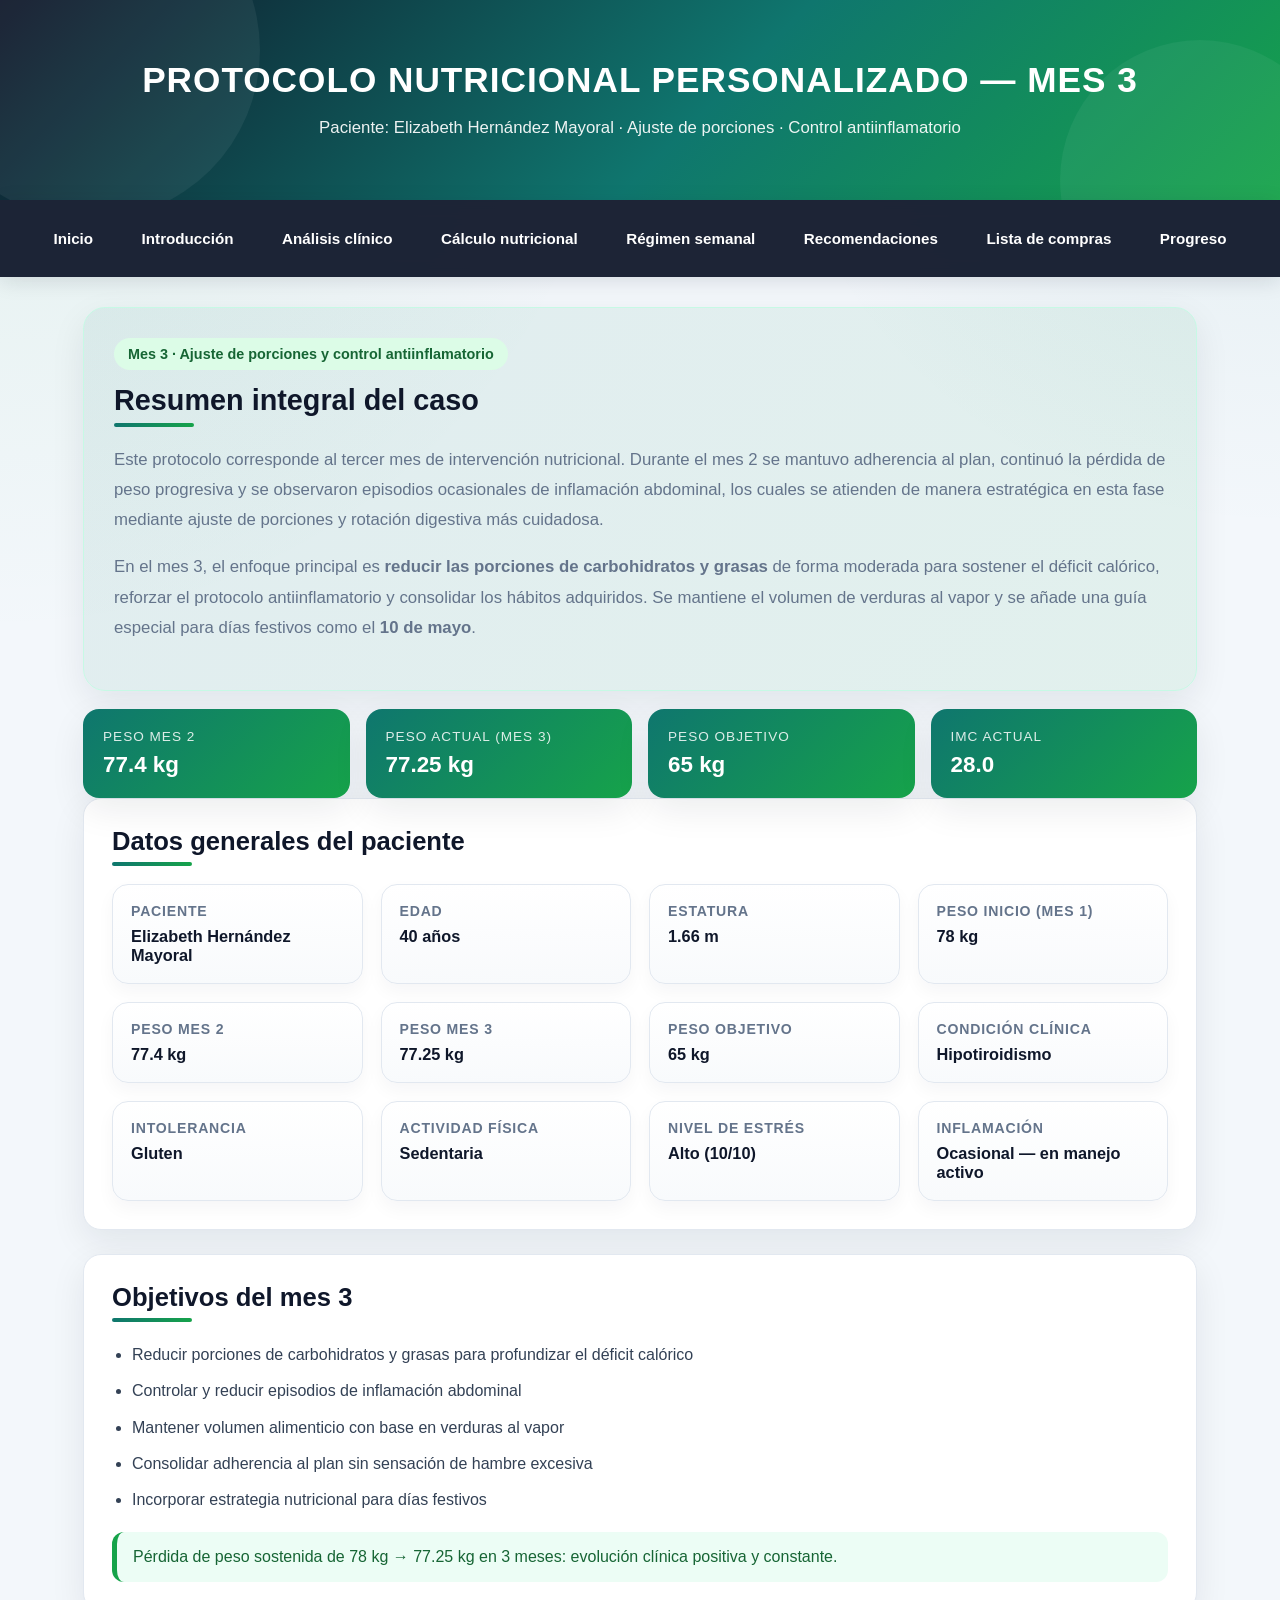
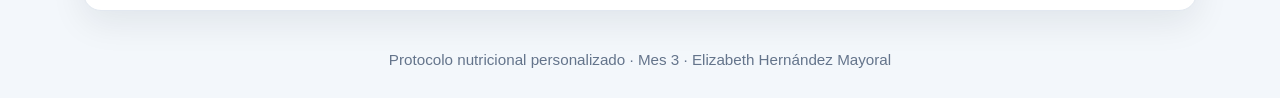
<file: index.html>
<!DOCTYPE html>
<html lang="es">
<head>
    <meta charset="UTF-8">
    <meta name="viewport" content="width=device-width, initial-scale=1.0">
    <title>Protocolo Nutricional Mes 3 — Elizabeth Hernández Mayoral</title>
    <link rel="stylesheet" href="estilos.css">
</head>
<body>

<header>
    <h1>PROTOCOLO NUTRICIONAL PERSONALIZADO — MES 3</h1>
    <p>Paciente: Elizabeth Hernández Mayoral · Ajuste de porciones · Control antiinflamatorio</p>
</header>

<nav>
    <a href="index.html">Inicio</a>
    <a href="introduccion.html">Introducción</a>
    <a href="analisis.html">Análisis clínico</a>
    <a href="calculo.html">Cálculo nutricional</a>
    <a href="menu.html">Régimen semanal</a>
    <a href="recomendaciones.html">Recomendaciones</a>
    <a href="compras.html">Lista de compras</a>
    <a href="progreso.html">Progreso</a>
</nav>

<main>
    <div class="hero">
        <div class="badge">Mes 3 · Ajuste de porciones y control antiinflamatorio</div>
        <h2>Resumen integral del caso</h2>
        <p>
            Este protocolo corresponde al tercer mes de intervención nutricional. Durante el mes 2 se mantuvo adherencia al plan,
            continuó la pérdida de peso progresiva y se observaron episodios ocasionales de inflamación abdominal, los cuales
            se atienden de manera estratégica en esta fase mediante ajuste de porciones y rotación digestiva más cuidadosa.
        </p>
        <p>
            En el mes 3, el enfoque principal es <strong>reducir las porciones de carbohidratos y grasas</strong> de forma moderada para
            sostener el déficit calórico, reforzar el protocolo antiinflamatorio y consolidar los hábitos adquiridos. Se mantiene
            el volumen de verduras al vapor y se añade una guía especial para días festivos como el <strong>10 de mayo</strong>.
        </p>
    </div>

    <div class="kpi-row">
        <div class="kpi"><small>Peso mes 2</small><b>77.4 kg</b></div>
        <div class="kpi"><small>Peso actual (mes 3)</small><b>77.25 kg</b></div>
        <div class="kpi"><small>Peso objetivo</small><b>65 kg</b></div>
        <div class="kpi"><small>IMC actual</small><b>28.0</b></div>
    </div>

    <div class="section-box">
        <h2>Datos generales del paciente</h2>
        <div class="grid">
            <div class="card"><strong>Paciente</strong><span>Elizabeth Hernández Mayoral</span></div>
            <div class="card"><strong>Edad</strong><span>40 años</span></div>
            <div class="card"><strong>Estatura</strong><span>1.66 m</span></div>
            <div class="card"><strong>Peso inicio (mes 1)</strong><span>78 kg</span></div>
            <div class="card"><strong>Peso mes 2</strong><span>77.4 kg</span></div>
            <div class="card"><strong>Peso mes 3</strong><span>77.25 kg</span></div>
            <div class="card"><strong>Peso objetivo</strong><span>65 kg</span></div>
            <div class="card"><strong>Condición clínica</strong><span>Hipotiroidismo</span></div>
            <div class="card"><strong>Intolerancia</strong><span>Gluten</span></div>
            <div class="card"><strong>Actividad física</strong><span>Sedentaria</span></div>
            <div class="card"><strong>Nivel de estrés</strong><span>Alto (10/10)</span></div>
            <div class="card"><strong>Inflamación</strong><span>Ocasional — en manejo activo</span></div>
        </div>
    </div>

    <div class="section-box">
        <h2>Objetivos del mes 3</h2>
        <ul>
            <li>Reducir porciones de carbohidratos y grasas para profundizar el déficit calórico</li>
            <li>Controlar y reducir episodios de inflamación abdominal</li>
            <li>Mantener volumen alimenticio con base en verduras al vapor</li>
            <li>Consolidar adherencia al plan sin sensación de hambre excesiva</li>
            <li>Incorporar estrategia nutricional para días festivos</li>
        </ul>

        <div class="success">
            Pérdida de peso sostenida de 78 kg → 77.25 kg en 3 meses: evolución clínica positiva y constante.
        </div>
    </div>
</main>

<div class="footer">
    Protocolo nutricional personalizado · Mes 3 · Elizabeth Hernández Mayoral
</div>

</body>
</html>
</file>
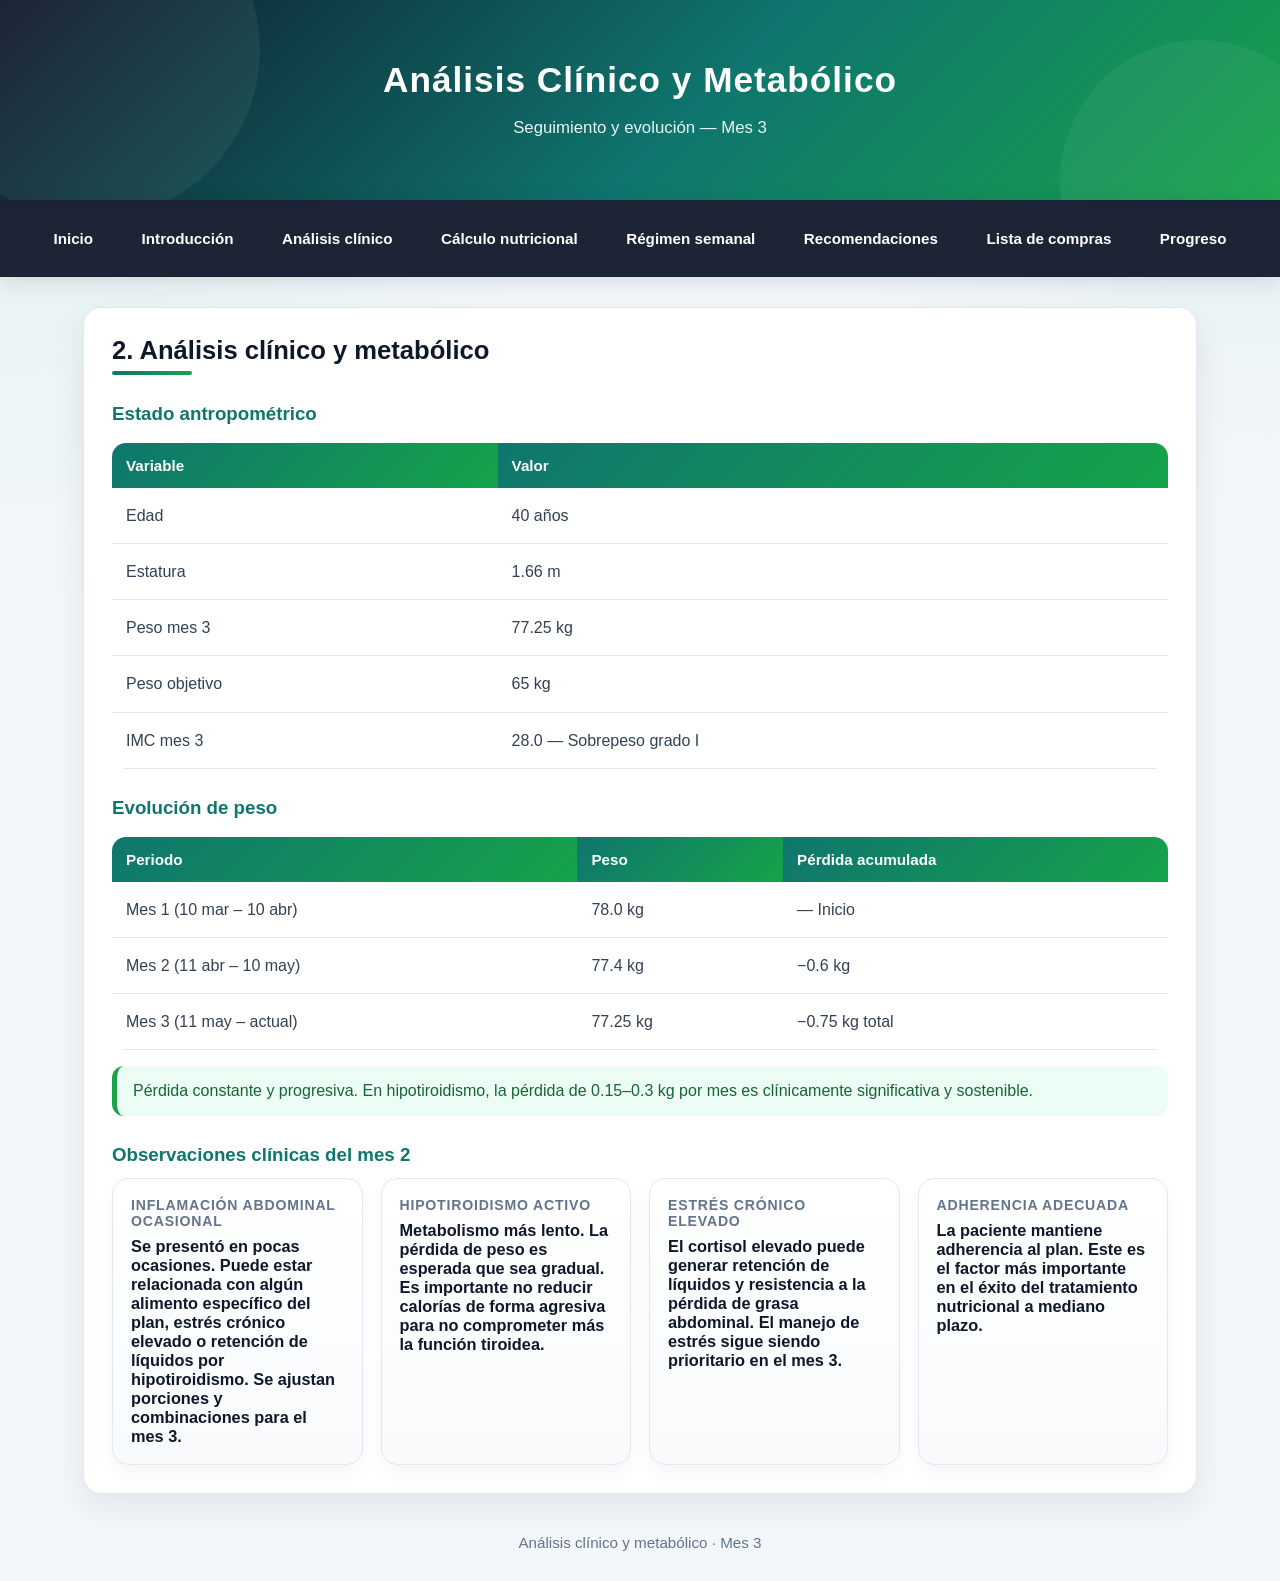
<file: analisis.html>
<!DOCTYPE html>
<html lang="es">
<head>
    <meta charset="UTF-8">
    <meta name="viewport" content="width=device-width, initial-scale=1.0">
    <title>Análisis Clínico y Metabólico Mes 3</title>
    <link rel="stylesheet" href="estilos.css">
</head>
<body>

<header>
    <h1>Análisis Clínico y Metabólico</h1>
    <p>Seguimiento y evolución — Mes 3</p>
</header>

<nav>
    <a href="index.html">Inicio</a>
    <a href="introduccion.html">Introducción</a>
    <a href="analisis.html">Análisis clínico</a>
    <a href="calculo.html">Cálculo nutricional</a>
    <a href="menu.html">Régimen semanal</a>
    <a href="recomendaciones.html">Recomendaciones</a>
    <a href="compras.html">Lista de compras</a>
    <a href="progreso.html">Progreso</a>
</nav>

<main>
    <div class="section-box">
        <h2>2. Análisis clínico y metabólico</h2>

        <h3>Estado antropométrico</h3>
        <table>
            <tr>
                <th>Variable</th>
                <th>Valor</th>
            </tr>
            <tr>
                <td>Edad</td>
                <td>40 años</td>
            </tr>
            <tr>
                <td>Estatura</td>
                <td>1.66 m</td>
            </tr>
            <tr>
                <td>Peso mes 3</td>
                <td>77.25 kg</td>
            </tr>
            <tr>
                <td>Peso objetivo</td>
                <td>65 kg</td>
            </tr>
            <tr>
                <td>IMC mes 3</td>
                <td>28.0 — Sobrepeso grado I</td>
            </tr>
        </table>

        <h3>Evolución de peso</h3>
        <table>
            <tr>
                <th>Periodo</th>
                <th>Peso</th>
                <th>Pérdida acumulada</th>
            </tr>
            <tr>
                <td>Mes 1 (10 mar – 10 abr)</td>
                <td>78.0 kg</td>
                <td>— Inicio</td>
            </tr>
            <tr>
                <td>Mes 2 (11 abr – 10 may)</td>
                <td>77.4 kg</td>
                <td>−0.6 kg</td>
            </tr>
            <tr>
                <td>Mes 3 (11 may – actual)</td>
                <td>77.25 kg</td>
                <td>−0.75 kg total</td>
            </tr>
        </table>

        <div class="success">
            Pérdida constante y progresiva. En hipotiroidismo, la pérdida de 0.15–0.3 kg por mes es clínicamente significativa y sostenible.
        </div>

        <h3>Observaciones clínicas del mes 2</h3>
        <div class="grid">
            <div class="card">
                <strong>Inflamación abdominal ocasional</strong>
                <span>Se presentó en pocas ocasiones. Puede estar relacionada con algún alimento específico del plan, estrés crónico elevado o retención de líquidos por hipotiroidismo. Se ajustan porciones y combinaciones para el mes 3.</span>
            </div>
            <div class="card">
                <strong>Hipotiroidismo activo</strong>
                <span>Metabolismo más lento. La pérdida de peso es esperada que sea gradual. Es importante no reducir calorías de forma agresiva para no comprometer más la función tiroidea.</span>
            </div>
            <div class="card">
                <strong>Estrés crónico elevado</strong>
                <span>El cortisol elevado puede generar retención de líquidos y resistencia a la pérdida de grasa abdominal. El manejo de estrés sigue siendo prioritario en el mes 3.</span>
            </div>
            <div class="card">
                <strong>Adherencia adecuada</strong>
                <span>La paciente mantiene adherencia al plan. Este es el factor más importante en el éxito del tratamiento nutricional a mediano plazo.</span>
            </div>
        </div>
    </div>
</main>

<div class="footer">
    Análisis clínico y metabólico · Mes 3
</div>

</body>
</html>
</file>
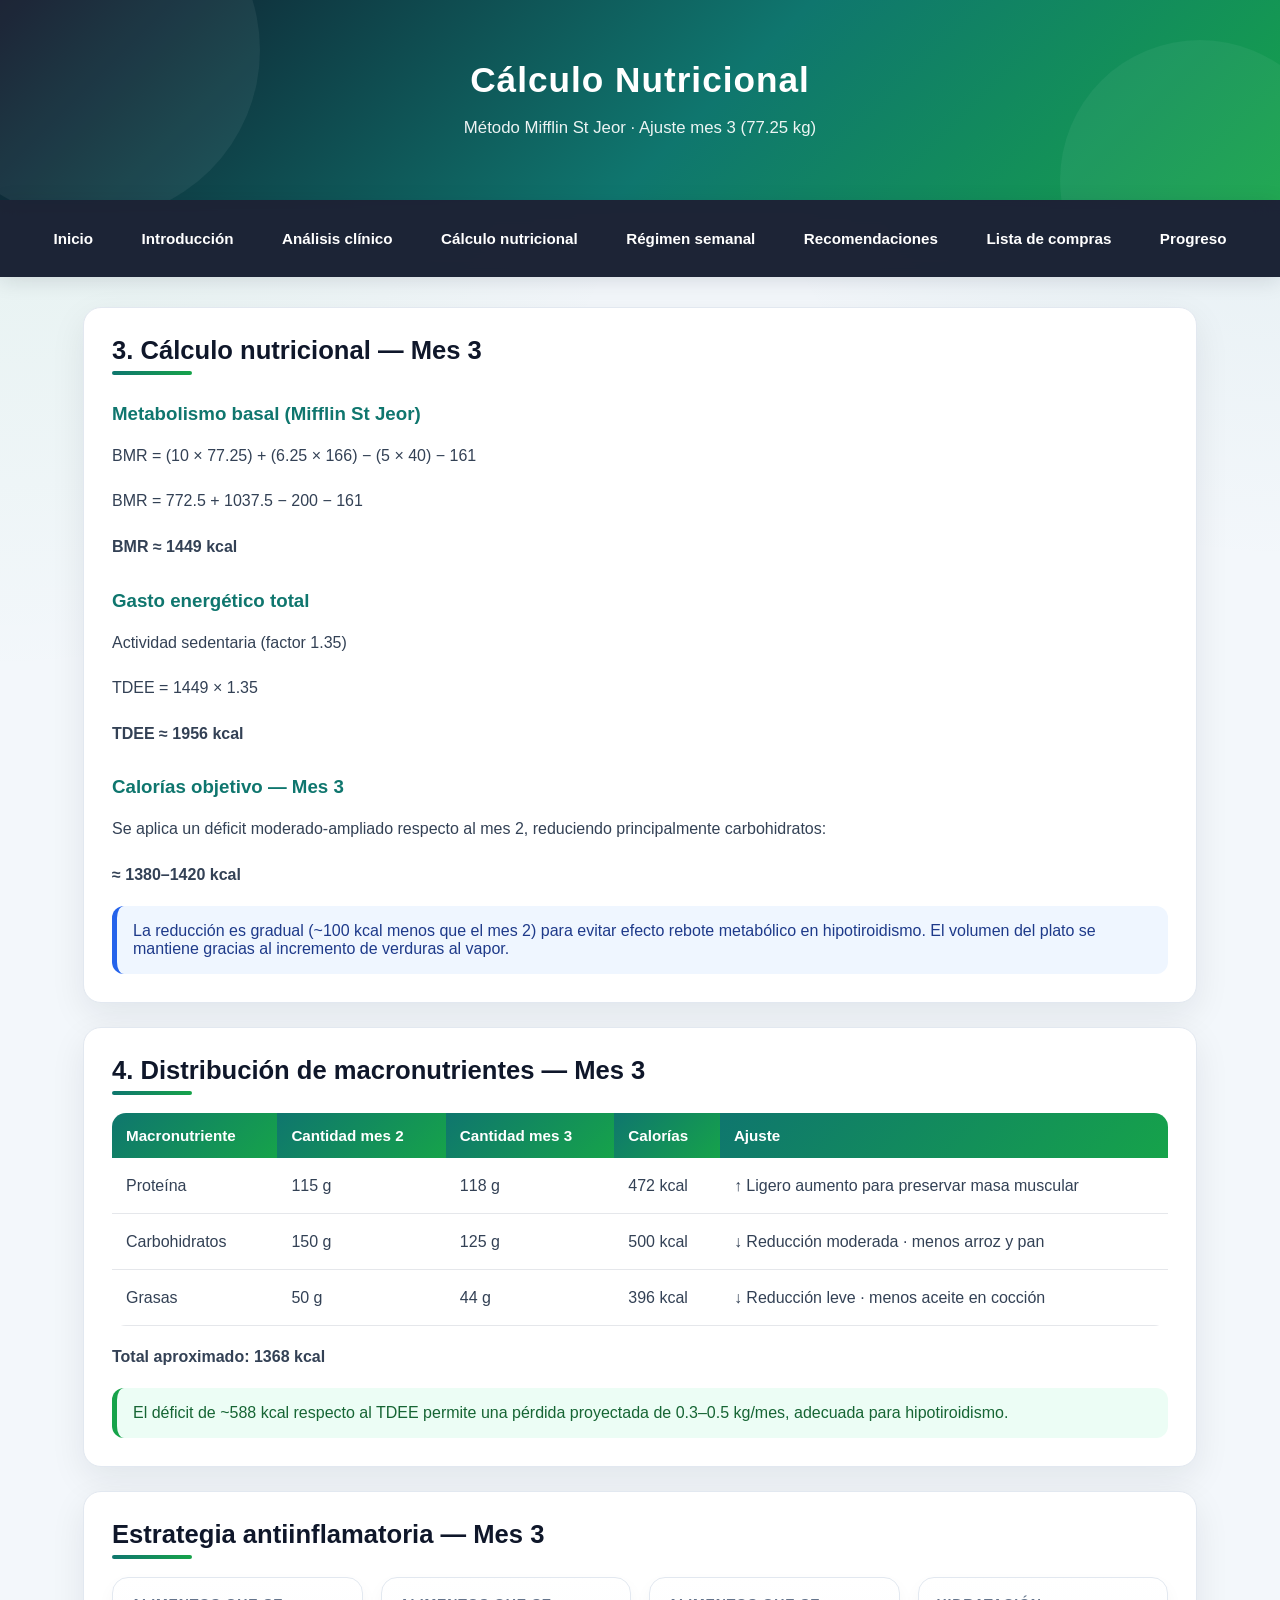
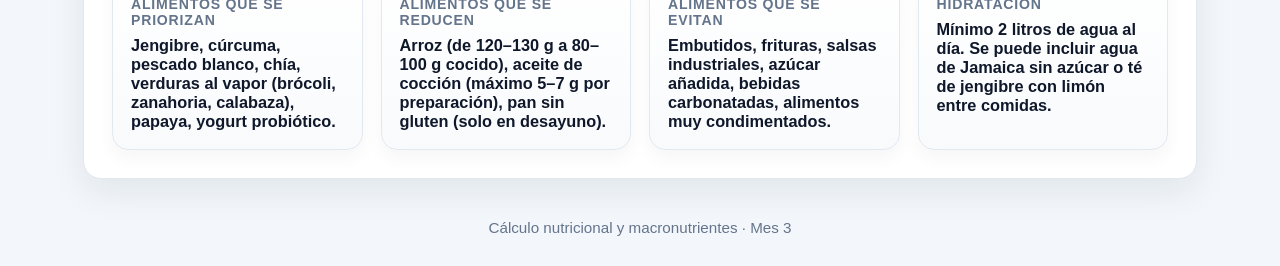
<file: calculo.html>
<!DOCTYPE html>
<html lang="es">
<head>
    <meta charset="UTF-8">
    <meta name="viewport" content="width=device-width, initial-scale=1.0">
    <title>Cálculo Nutricional Mes 3</title>
    <link rel="stylesheet" href="estilos.css">
</head>
<body>

<header>
    <h1>Cálculo Nutricional</h1>
    <p>Método Mifflin St Jeor · Ajuste mes 3 (77.25 kg)</p>
</header>

<nav>
    <a href="index.html">Inicio</a>
    <a href="introduccion.html">Introducción</a>
    <a href="analisis.html">Análisis clínico</a>
    <a href="calculo.html">Cálculo nutricional</a>
    <a href="menu.html">Régimen semanal</a>
    <a href="recomendaciones.html">Recomendaciones</a>
    <a href="compras.html">Lista de compras</a>
    <a href="progreso.html">Progreso</a>
</nav>

<main>
    <div class="section-box">
        <h2>3. Cálculo nutricional — Mes 3</h2>

        <h3>Metabolismo basal (Mifflin St Jeor)</h3>
        <p>BMR = (10 × 77.25) + (6.25 × 166) − (5 × 40) − 161</p>
        <p>BMR = 772.5 + 1037.5 − 200 − 161</p>
        <p><strong>BMR ≈ 1449 kcal</strong></p>

        <h3>Gasto energético total</h3>
        <p>Actividad sedentaria (factor 1.35)</p>
        <p>TDEE = 1449 × 1.35</p>
        <p><strong>TDEE ≈ 1956 kcal</strong></p>

        <h3>Calorías objetivo — Mes 3</h3>
        <p>Se aplica un déficit moderado-ampliado respecto al mes 2, reduciendo principalmente carbohidratos:</p>
        <p><strong>≈ 1380–1420 kcal</strong></p>

        <div class="note">
            La reducción es gradual (~100 kcal menos que el mes 2) para evitar efecto rebote metabólico en hipotiroidismo.
            El volumen del plato se mantiene gracias al incremento de verduras al vapor.
        </div>
    </div>

    <div class="section-box">
        <h2>4. Distribución de macronutrientes — Mes 3</h2>
        <table>
            <tr>
                <th>Macronutriente</th>
                <th>Cantidad mes 2</th>
                <th>Cantidad mes 3</th>
                <th>Calorías</th>
                <th>Ajuste</th>
            </tr>
            <tr>
                <td>Proteína</td>
                <td>115 g</td>
                <td>118 g</td>
                <td>472 kcal</td>
                <td>↑ Ligero aumento para preservar masa muscular</td>
            </tr>
            <tr>
                <td>Carbohidratos</td>
                <td>150 g</td>
                <td>125 g</td>
                <td>500 kcal</td>
                <td>↓ Reducción moderada · menos arroz y pan</td>
            </tr>
            <tr>
                <td>Grasas</td>
                <td>50 g</td>
                <td>44 g</td>
                <td>396 kcal</td>
                <td>↓ Reducción leve · menos aceite en cocción</td>
            </tr>
        </table>

        <p><strong>Total aproximado: 1368 kcal</strong></p>

        <div class="success">
            El déficit de ~588 kcal respecto al TDEE permite una pérdida proyectada de 0.3–0.5 kg/mes, adecuada para hipotiroidismo.
        </div>
    </div>

    <div class="section-box">
        <h2>Estrategia antiinflamatoria — Mes 3</h2>
        <div class="grid">
            <div class="card">
                <strong>Alimentos que se priorizan</strong>
                <span>Jengibre, cúrcuma, pescado blanco, chía, verduras al vapor (brócoli, zanahoria, calabaza), papaya, yogurt probiótico.</span>
            </div>
            <div class="card">
                <strong>Alimentos que se reducen</strong>
                <span>Arroz (de 120–130 g a 80–100 g cocido), aceite de cocción (máximo 5–7 g por preparación), pan sin gluten (solo en desayuno).</span>
            </div>
            <div class="card">
                <strong>Alimentos que se evitan</strong>
                <span>Embutidos, frituras, salsas industriales, azúcar añadida, bebidas carbonatadas, alimentos muy condimentados.</span>
            </div>
            <div class="card">
                <strong>Hidratación</strong>
                <span>Mínimo 2 litros de agua al día. Se puede incluir agua de Jamaica sin azúcar o té de jengibre con limón entre comidas.</span>
            </div>
        </div>
    </div>
</main>

<div class="footer">
    Cálculo nutricional y macronutrientes · Mes 3
</div>

</body>
</html>
</file>
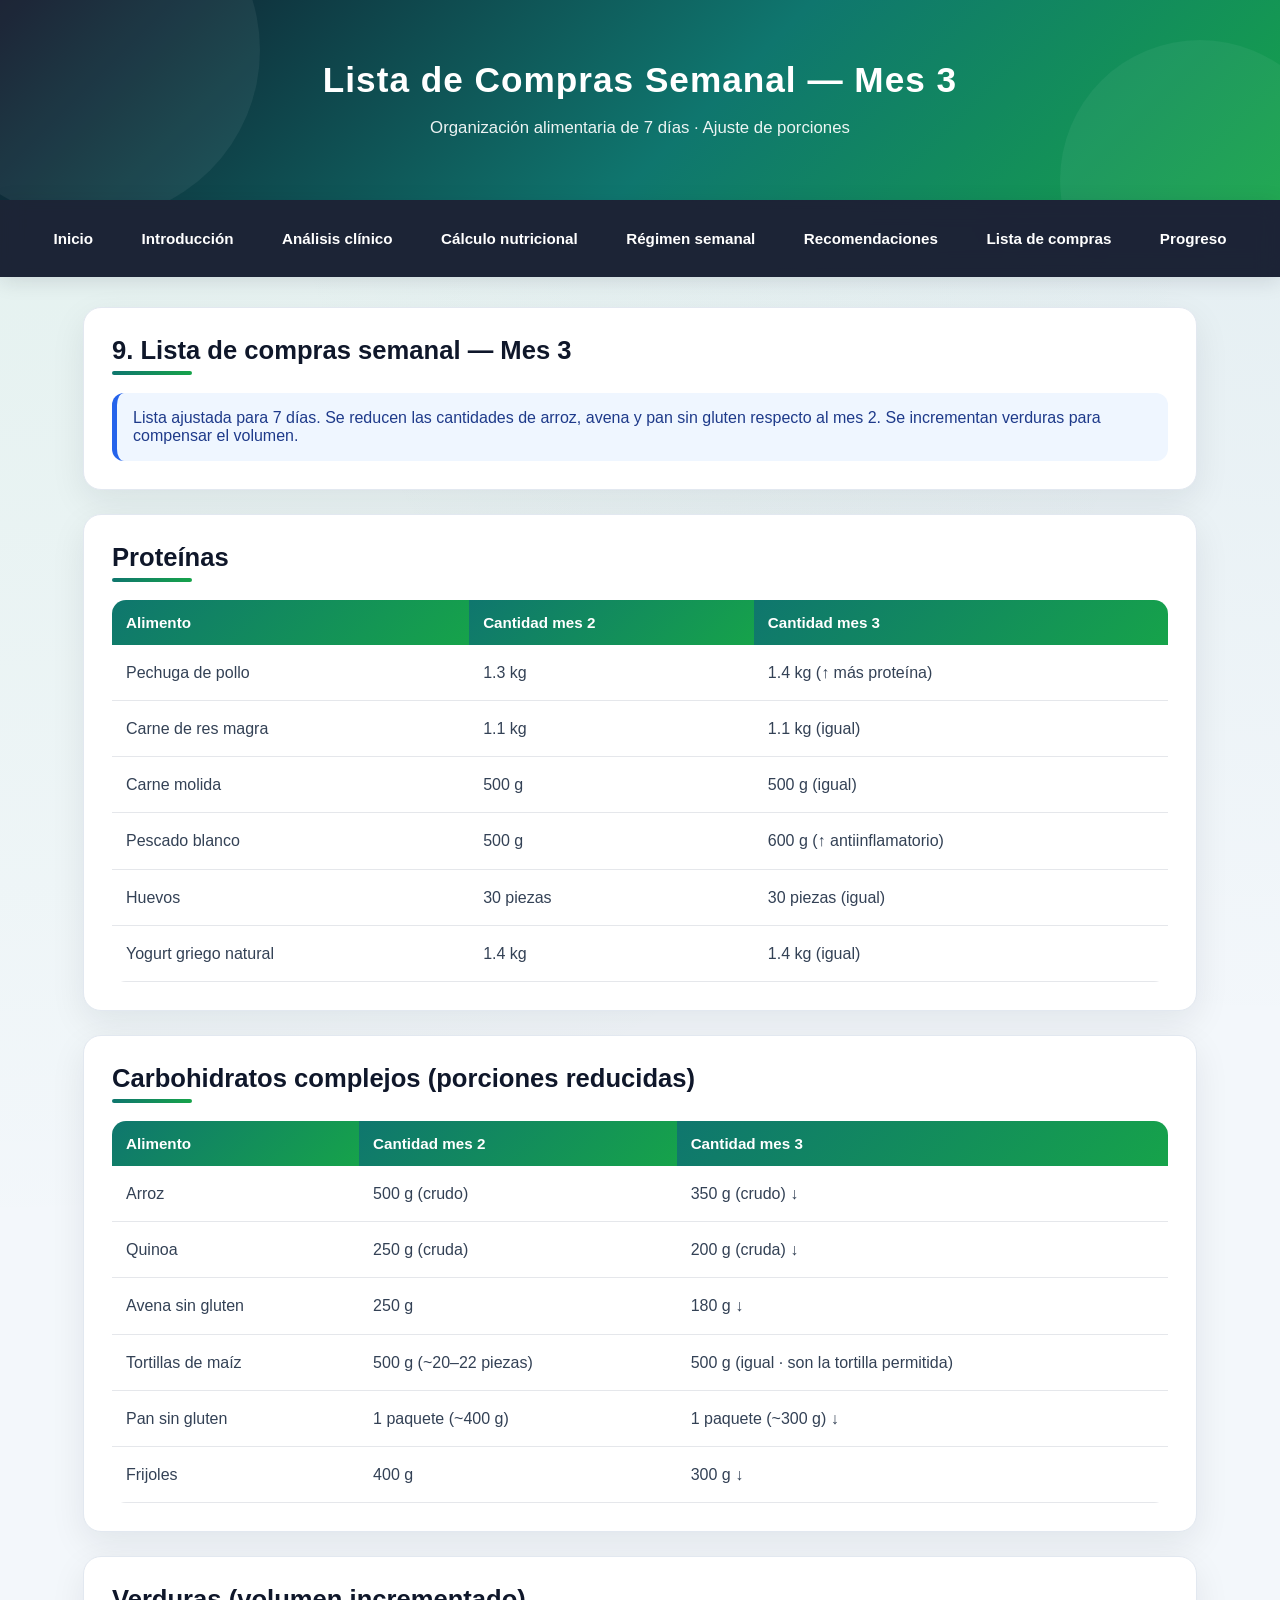
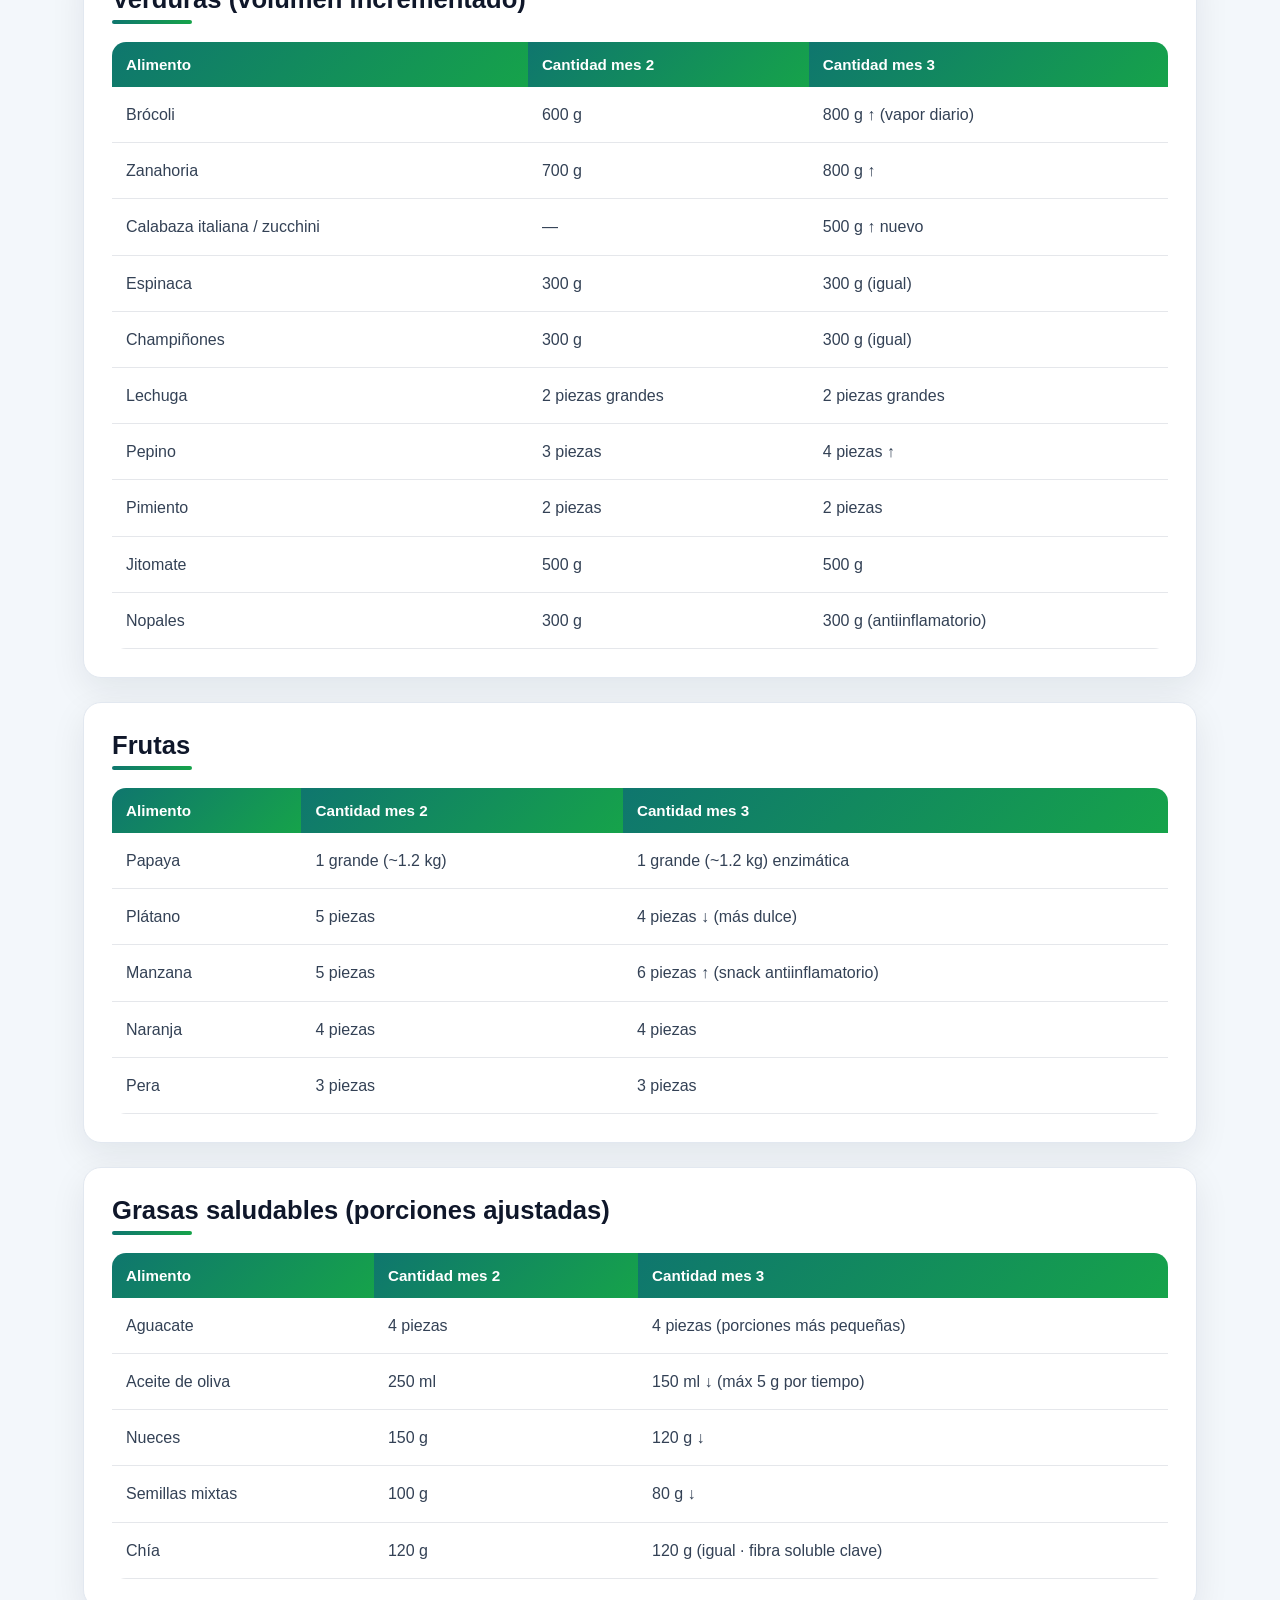
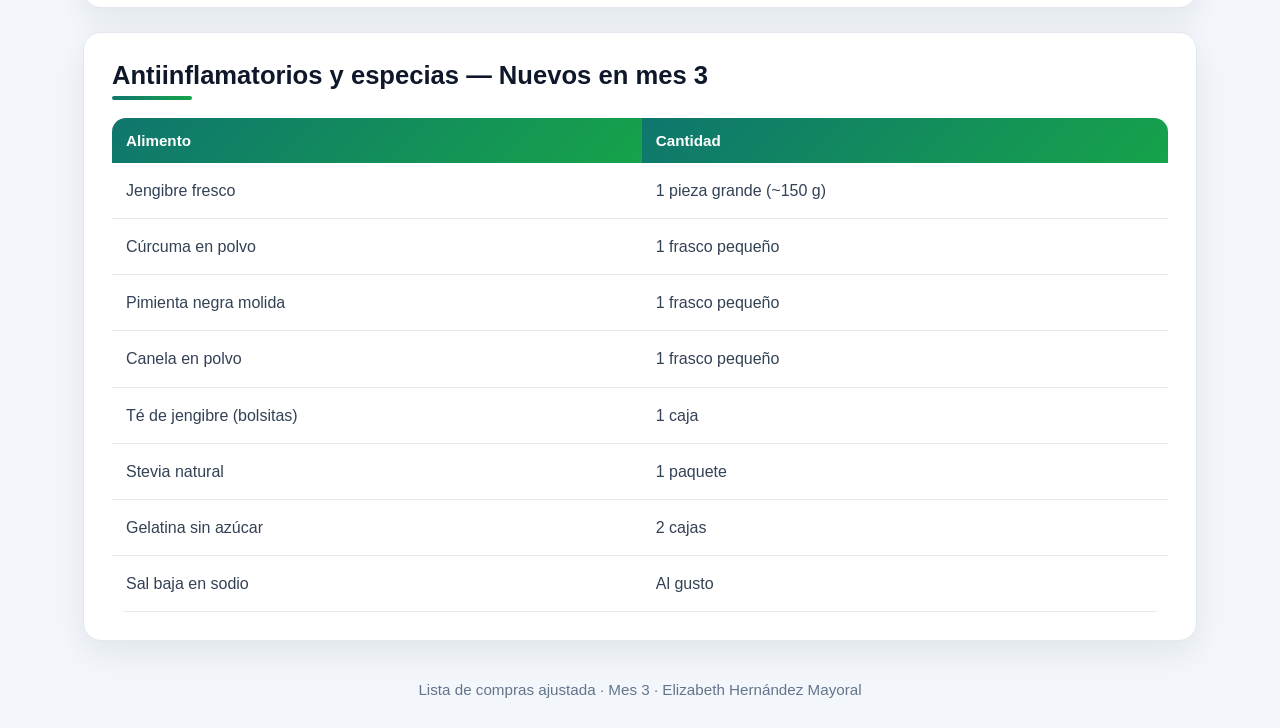
<file: compras.html>
<!DOCTYPE html>
<html lang="es">
<head>
    <meta charset="UTF-8">
    <meta name="viewport" content="width=device-width, initial-scale=1.0">
    <title>Lista de Compras Semanal Mes 3</title>
    <link rel="stylesheet" href="estilos.css">
</head>
<body>

<header>
    <h1>Lista de Compras Semanal — Mes 3</h1>
    <p>Organización alimentaria de 7 días · Ajuste de porciones</p>
</header>

<nav>
    <a href="index.html">Inicio</a>
    <a href="introduccion.html">Introducción</a>
    <a href="analisis.html">Análisis clínico</a>
    <a href="calculo.html">Cálculo nutricional</a>
    <a href="menu.html">Régimen semanal</a>
    <a href="recomendaciones.html">Recomendaciones</a>
    <a href="compras.html">Lista de compras</a>
    <a href="progreso.html">Progreso</a>
</nav>

<main>
    <div class="section-box">
        <h2>9. Lista de compras semanal — Mes 3</h2>
        <div class="note">
            Lista ajustada para 7 días. Se reducen las cantidades de arroz, avena y pan sin gluten respecto al mes 2.
            Se incrementan verduras para compensar el volumen.
        </div>
    </div>

    <div class="section-box">
        <h2>Proteínas</h2>
        <table>
            <tr><th>Alimento</th><th>Cantidad mes 2</th><th>Cantidad mes 3</th></tr>
            <tr><td>Pechuga de pollo</td><td>1.3 kg</td><td>1.4 kg (↑ más proteína)</td></tr>
            <tr><td>Carne de res magra</td><td>1.1 kg</td><td>1.1 kg (igual)</td></tr>
            <tr><td>Carne molida</td><td>500 g</td><td>500 g (igual)</td></tr>
            <tr><td>Pescado blanco</td><td>500 g</td><td>600 g (↑ antiinflamatorio)</td></tr>
            <tr><td>Huevos</td><td>30 piezas</td><td>30 piezas (igual)</td></tr>
            <tr><td>Yogurt griego natural</td><td>1.4 kg</td><td>1.4 kg (igual)</td></tr>
        </table>
    </div>

    <div class="section-box">
        <h2>Carbohidratos complejos (porciones reducidas)</h2>
        <table>
            <tr><th>Alimento</th><th>Cantidad mes 2</th><th>Cantidad mes 3</th></tr>
            <tr><td>Arroz</td><td>500 g (crudo)</td><td>350 g (crudo) ↓</td></tr>
            <tr><td>Quinoa</td><td>250 g (cruda)</td><td>200 g (cruda) ↓</td></tr>
            <tr><td>Avena sin gluten</td><td>250 g</td><td>180 g ↓</td></tr>
            <tr><td>Tortillas de maíz</td><td>500 g (~20–22 piezas)</td><td>500 g (igual · son la tortilla permitida)</td></tr>
            <tr><td>Pan sin gluten</td><td>1 paquete (~400 g)</td><td>1 paquete (~300 g) ↓</td></tr>
            <tr><td>Frijoles</td><td>400 g</td><td>300 g ↓</td></tr>
        </table>
    </div>

    <div class="section-box">
        <h2>Verduras (volumen incrementado)</h2>
        <table>
            <tr><th>Alimento</th><th>Cantidad mes 2</th><th>Cantidad mes 3</th></tr>
            <tr><td>Brócoli</td><td>600 g</td><td>800 g ↑ (vapor diario)</td></tr>
            <tr><td>Zanahoria</td><td>700 g</td><td>800 g ↑</td></tr>
            <tr><td>Calabaza italiana / zucchini</td><td>—</td><td>500 g ↑ nuevo</td></tr>
            <tr><td>Espinaca</td><td>300 g</td><td>300 g (igual)</td></tr>
            <tr><td>Champiñones</td><td>300 g</td><td>300 g (igual)</td></tr>
            <tr><td>Lechuga</td><td>2 piezas grandes</td><td>2 piezas grandes</td></tr>
            <tr><td>Pepino</td><td>3 piezas</td><td>4 piezas ↑</td></tr>
            <tr><td>Pimiento</td><td>2 piezas</td><td>2 piezas</td></tr>
            <tr><td>Jitomate</td><td>500 g</td><td>500 g</td></tr>
            <tr><td>Nopales</td><td>300 g</td><td>300 g (antiinflamatorio)</td></tr>
        </table>
    </div>

    <div class="section-box">
        <h2>Frutas</h2>
        <table>
            <tr><th>Alimento</th><th>Cantidad mes 2</th><th>Cantidad mes 3</th></tr>
            <tr><td>Papaya</td><td>1 grande (~1.2 kg)</td><td>1 grande (~1.2 kg) enzimática</td></tr>
            <tr><td>Plátano</td><td>5 piezas</td><td>4 piezas ↓ (más dulce)</td></tr>
            <tr><td>Manzana</td><td>5 piezas</td><td>6 piezas ↑ (snack antiinflamatorio)</td></tr>
            <tr><td>Naranja</td><td>4 piezas</td><td>4 piezas</td></tr>
            <tr><td>Pera</td><td>3 piezas</td><td>3 piezas</td></tr>
        </table>
    </div>

    <div class="section-box">
        <h2>Grasas saludables (porciones ajustadas)</h2>
        <table>
            <tr><th>Alimento</th><th>Cantidad mes 2</th><th>Cantidad mes 3</th></tr>
            <tr><td>Aguacate</td><td>4 piezas</td><td>4 piezas (porciones más pequeñas)</td></tr>
            <tr><td>Aceite de oliva</td><td>250 ml</td><td>150 ml ↓ (máx 5 g por tiempo)</td></tr>
            <tr><td>Nueces</td><td>150 g</td><td>120 g ↓</td></tr>
            <tr><td>Semillas mixtas</td><td>100 g</td><td>80 g ↓</td></tr>
            <tr><td>Chía</td><td>120 g</td><td>120 g (igual · fibra soluble clave)</td></tr>
        </table>
    </div>

    <div class="section-box">
        <h2>Antiinflamatorios y especias — Nuevos en mes 3</h2>
        <table>
            <tr><th>Alimento</th><th>Cantidad</th></tr>
            <tr><td>Jengibre fresco</td><td>1 pieza grande (~150 g)</td></tr>
            <tr><td>Cúrcuma en polvo</td><td>1 frasco pequeño</td></tr>
            <tr><td>Pimienta negra molida</td><td>1 frasco pequeño</td></tr>
            <tr><td>Canela en polvo</td><td>1 frasco pequeño</td></tr>
            <tr><td>Té de jengibre (bolsitas)</td><td>1 caja</td></tr>
            <tr><td>Stevia natural</td><td>1 paquete</td></tr>
            <tr><td>Gelatina sin azúcar</td><td>2 cajas</td></tr>
            <tr><td>Sal baja en sodio</td><td>Al gusto</td></tr>
        </table>
    </div>
</main>

<div class="footer">
    Lista de compras ajustada · Mes 3 · Elizabeth Hernández Mayoral
</div>

</body>
</html>
</file>
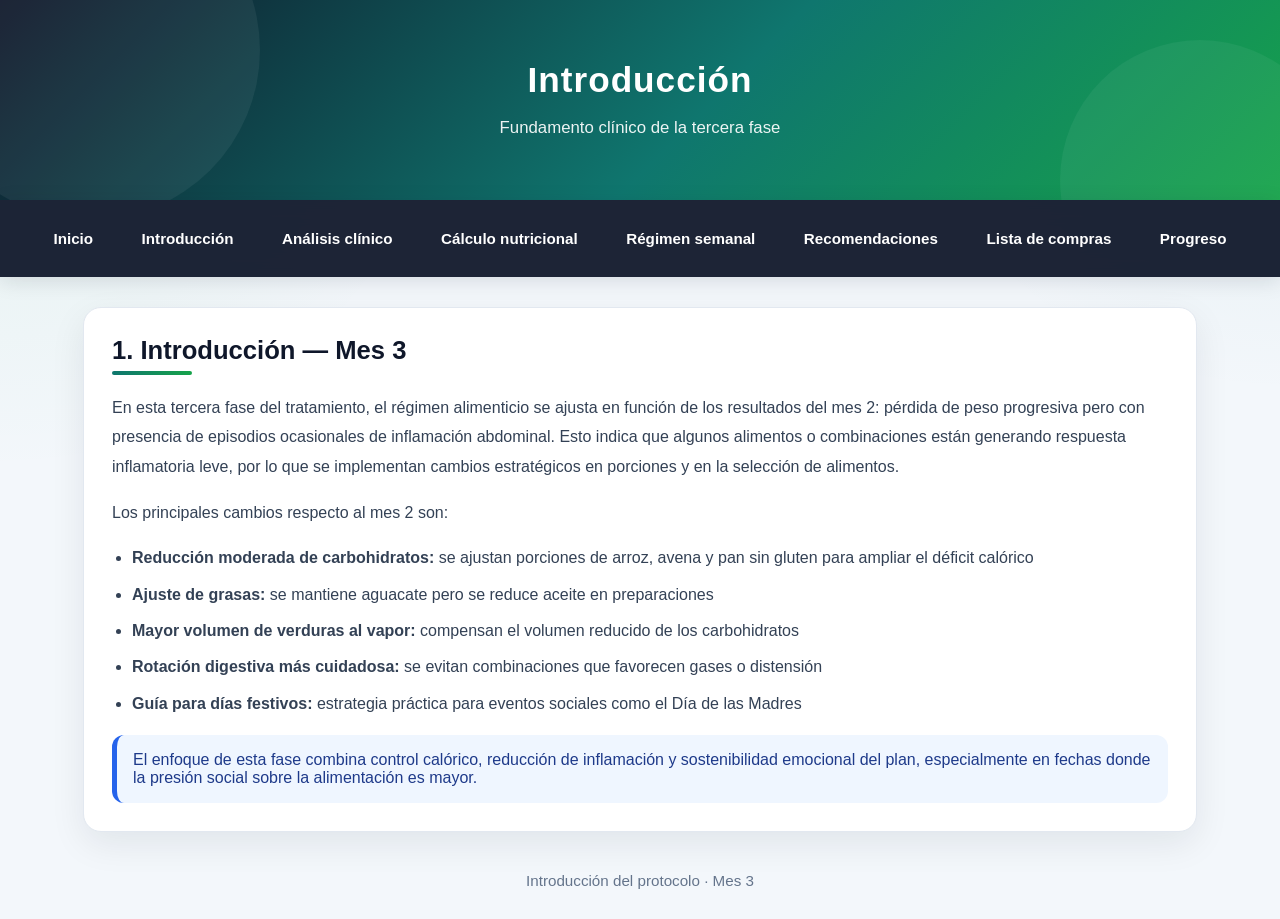
<file: introduccion.html>
<!DOCTYPE html>
<html lang="es">
<head>
    <meta charset="UTF-8">
    <meta name="viewport" content="width=device-width, initial-scale=1.0">
    <title>Introducción Mes 3 — Protocolo Nutricional</title>
    <link rel="stylesheet" href="estilos.css">
</head>
<body>

<header>
    <h1>Introducción</h1>
    <p>Fundamento clínico de la tercera fase</p>
</header>

<nav>
    <a href="index.html">Inicio</a>
    <a href="introduccion.html">Introducción</a>
    <a href="analisis.html">Análisis clínico</a>
    <a href="calculo.html">Cálculo nutricional</a>
    <a href="menu.html">Régimen semanal</a>
    <a href="recomendaciones.html">Recomendaciones</a>
    <a href="compras.html">Lista de compras</a>
    <a href="progreso.html">Progreso</a>
</nav>

<main>
    <div class="section-box">
        <h2>1. Introducción — Mes 3</h2>

        <p>
            En esta tercera fase del tratamiento, el régimen alimenticio se ajusta en función de los resultados
            del mes 2: pérdida de peso progresiva pero con presencia de episodios ocasionales de inflamación abdominal.
            Esto indica que algunos alimentos o combinaciones están generando respuesta inflamatoria leve, por lo que
            se implementan cambios estratégicos en porciones y en la selección de alimentos.
        </p>

        <p>
            Los principales cambios respecto al mes 2 son:
        </p>
        <ul>
            <li><strong>Reducción moderada de carbohidratos:</strong> se ajustan porciones de arroz, avena y pan sin gluten para ampliar el déficit calórico</li>
            <li><strong>Ajuste de grasas:</strong> se mantiene aguacate pero se reduce aceite en preparaciones</li>
            <li><strong>Mayor volumen de verduras al vapor:</strong> compensan el volumen reducido de los carbohidratos</li>
            <li><strong>Rotación digestiva más cuidadosa:</strong> se evitan combinaciones que favorecen gases o distensión</li>
            <li><strong>Guía para días festivos:</strong> estrategia práctica para eventos sociales como el Día de las Madres</li>
        </ul>

        <div class="note">
            El enfoque de esta fase combina control calórico, reducción de inflamación y sostenibilidad emocional del plan,
            especialmente en fechas donde la presión social sobre la alimentación es mayor.
        </div>
    </div>
</main>

<div class="footer">
    Introducción del protocolo · Mes 3
</div>

</body>
</html>
</file>
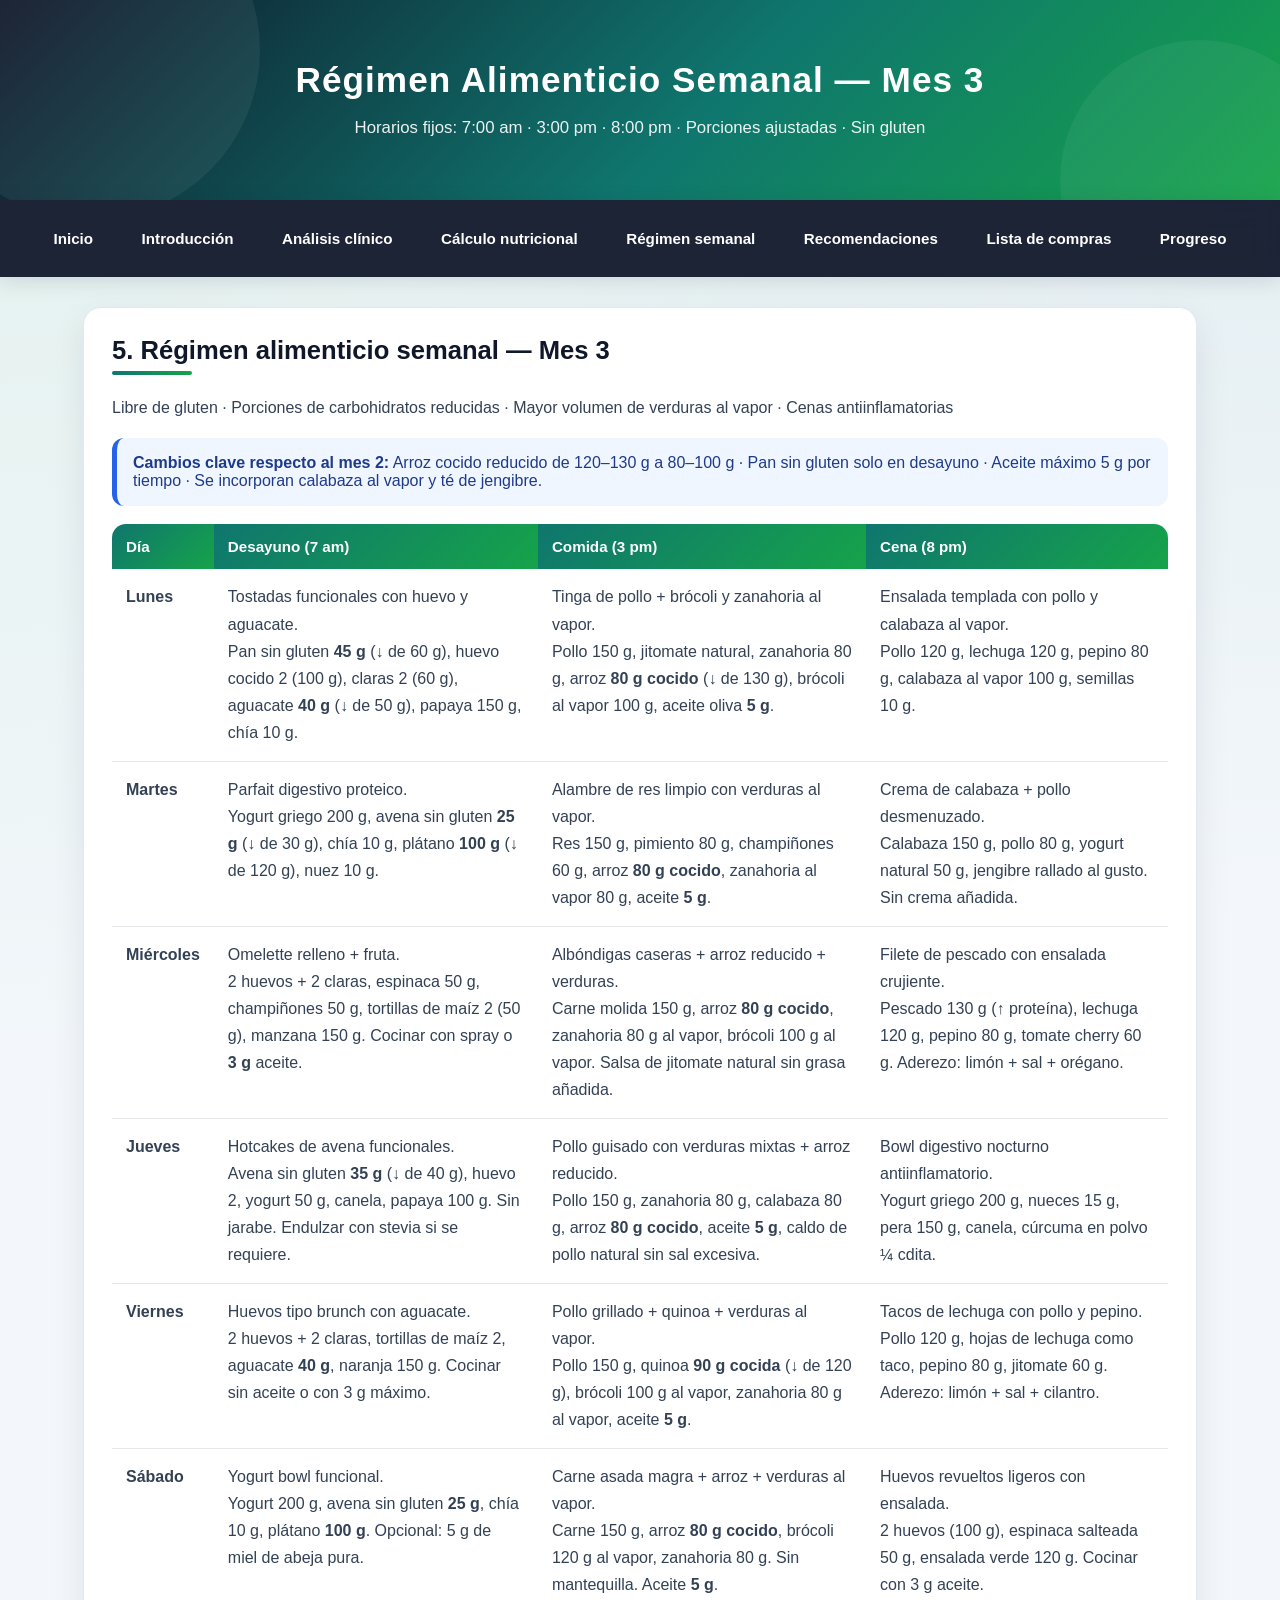
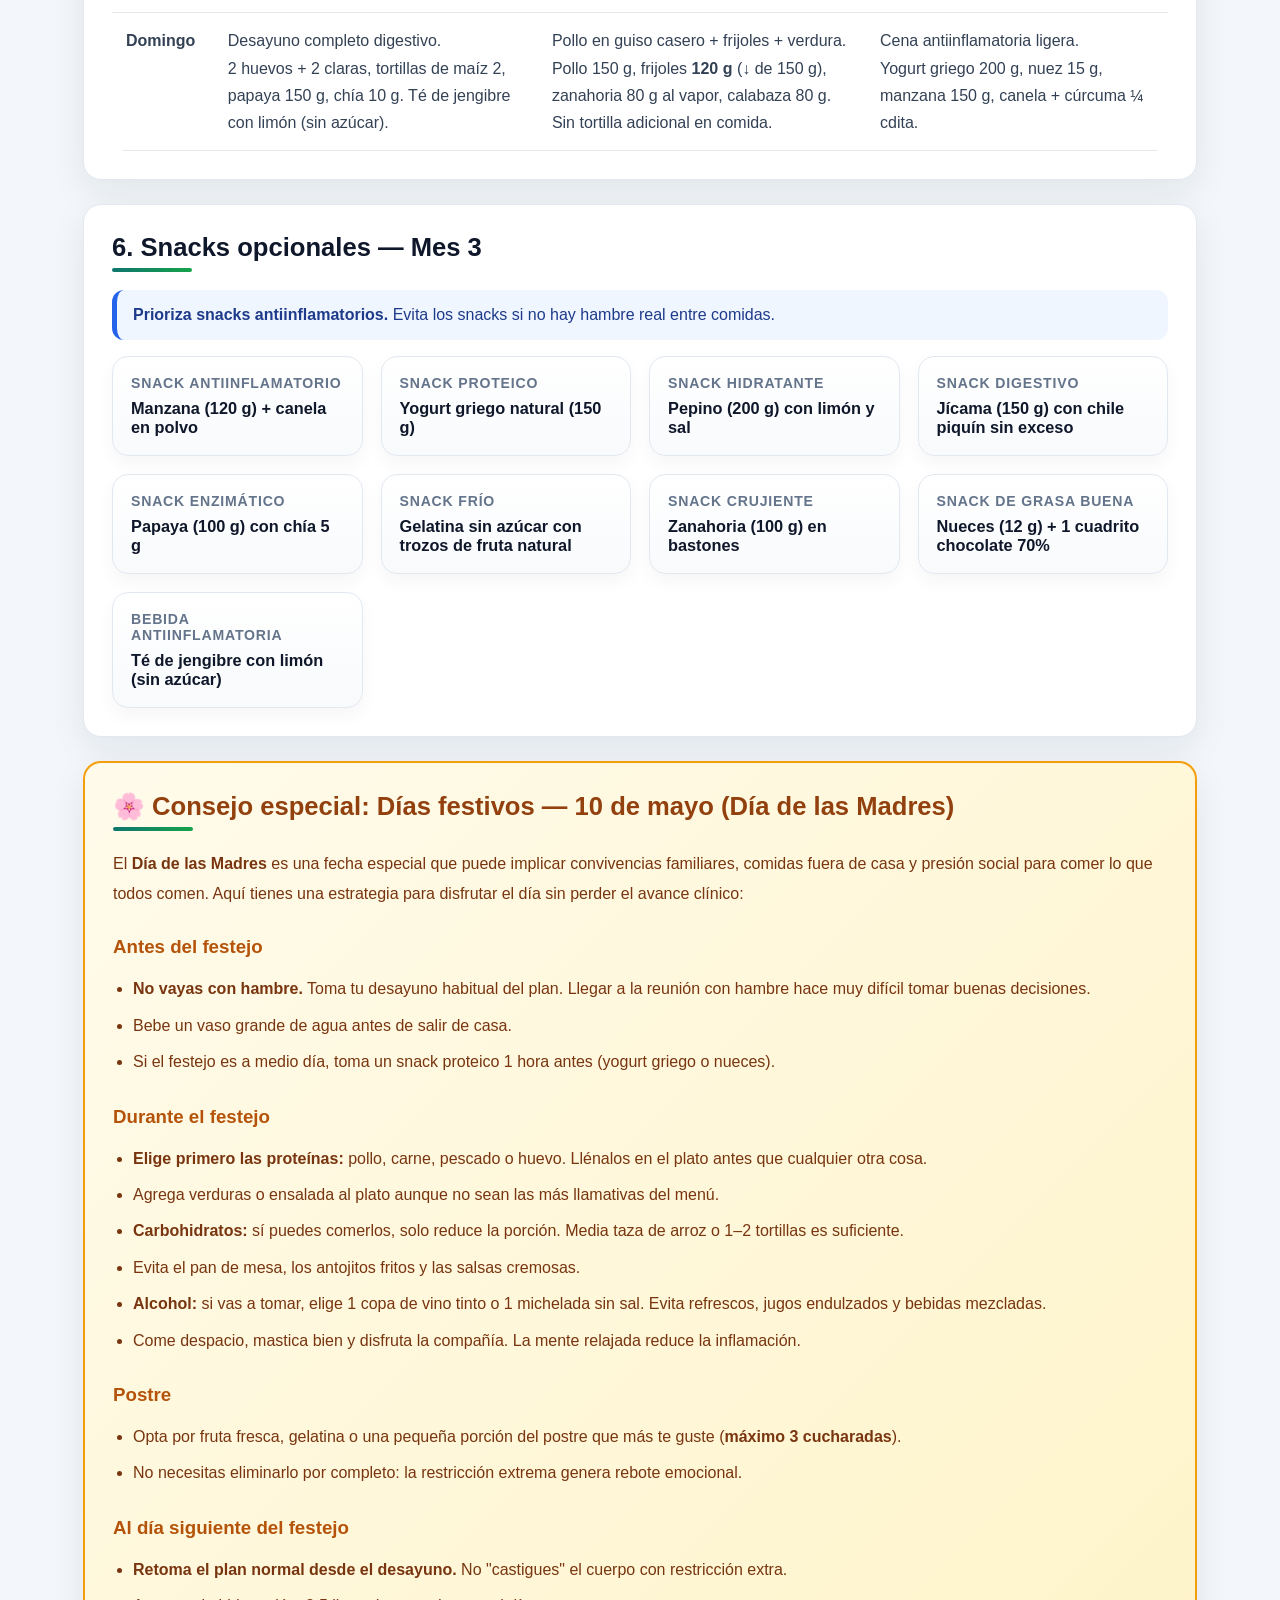
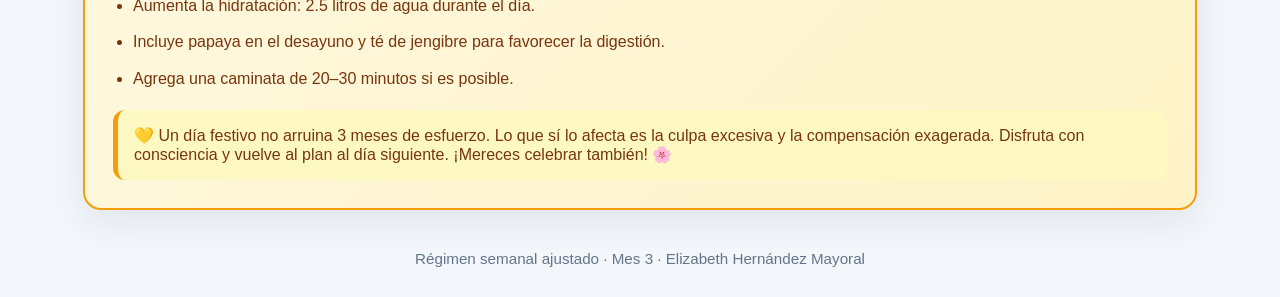
<file: menu.html>
<!DOCTYPE html>
<html lang="es">
<head>
    <meta charset="UTF-8">
    <meta name="viewport" content="width=device-width, initial-scale=1.0">
    <title>Régimen Alimenticio Semanal Mes 3</title>
    <link rel="stylesheet" href="estilos.css">
</head>
<body>

<header>
    <h1>Régimen Alimenticio Semanal — Mes 3</h1>
    <p>Horarios fijos: 7:00 am · 3:00 pm · 8:00 pm · Porciones ajustadas · Sin gluten</p>
</header>

<nav>
    <a href="index.html">Inicio</a>
    <a href="introduccion.html">Introducción</a>
    <a href="analisis.html">Análisis clínico</a>
    <a href="calculo.html">Cálculo nutricional</a>
    <a href="menu.html">Régimen semanal</a>
    <a href="recomendaciones.html">Recomendaciones</a>
    <a href="compras.html">Lista de compras</a>
    <a href="progreso.html">Progreso</a>
</nav>

<main>
    <div class="section-box">
        <h2>5. Régimen alimenticio semanal — Mes 3</h2>
        <p>
            Libre de gluten · Porciones de carbohidratos reducidas · Mayor volumen de verduras al vapor · Cenas antiinflamatorias
        </p>

        <div class="note" style="margin-bottom: 18px;">
            <strong>Cambios clave respecto al mes 2:</strong> Arroz cocido reducido de 120–130 g a 80–100 g · Pan sin gluten solo en desayuno ·
            Aceite máximo 5 g por tiempo · Se incorporan calabaza al vapor y té de jengibre.
        </div>

        <table>
            <tr>
                <th>Día</th>
                <th>Desayuno (7 am)</th>
                <th>Comida (3 pm)</th>
                <th>Cena (8 pm)</th>
            </tr>
            <tr>
                <td><strong>Lunes</strong></td>
                <td>
                    Tostadas funcionales con huevo y aguacate.<br>
                    Pan sin gluten <strong>45 g</strong> (↓ de 60 g), huevo cocido 2 (100 g),
                    claras 2 (60 g), aguacate <strong>40 g</strong> (↓ de 50 g),
                    papaya 150 g, chía 10 g.
                </td>
                <td>
                    Tinga de pollo + brócoli y zanahoria al vapor.<br>
                    Pollo 150 g, jitomate natural, zanahoria 80 g,
                    arroz <strong>80 g cocido</strong> (↓ de 130 g),
                    brócoli al vapor 100 g, aceite oliva <strong>5 g</strong>.
                </td>
                <td>
                    Ensalada templada con pollo y calabaza al vapor.<br>
                    Pollo 120 g, lechuga 120 g, pepino 80 g,
                    calabaza al vapor 100 g, semillas 10 g.
                </td>
            </tr>
            <tr>
                <td><strong>Martes</strong></td>
                <td>
                    Parfait digestivo proteico.<br>
                    Yogurt griego 200 g, avena sin gluten <strong>25 g</strong> (↓ de 30 g),
                    chía 10 g, plátano <strong>100 g</strong> (↓ de 120 g), nuez 10 g.
                </td>
                <td>
                    Alambre de res limpio con verduras al vapor.<br>
                    Res 150 g, pimiento 80 g, champiñones 60 g,
                    arroz <strong>80 g cocido</strong>, zanahoria al vapor 80 g,
                    aceite <strong>5 g</strong>.
                </td>
                <td>
                    Crema de calabaza + pollo desmenuzado.<br>
                    Calabaza 150 g, pollo 80 g, yogurt natural 50 g,
                    jengibre rallado al gusto. Sin crema añadida.
                </td>
            </tr>
            <tr>
                <td><strong>Miércoles</strong></td>
                <td>
                    Omelette relleno + fruta.<br>
                    2 huevos + 2 claras, espinaca 50 g, champiñones 50 g,
                    tortillas de maíz 2 (50 g), manzana 150 g.
                    Cocinar con spray o <strong>3 g</strong> aceite.
                </td>
                <td>
                    Albóndigas caseras + arroz reducido + verduras.<br>
                    Carne molida 150 g, arroz <strong>80 g cocido</strong>,
                    zanahoria 80 g al vapor, brócoli 100 g al vapor.
                    Salsa de jitomate natural sin grasa añadida.
                </td>
                <td>
                    Filete de pescado con ensalada crujiente.<br>
                    Pescado 130 g (↑ proteína), lechuga 120 g,
                    pepino 80 g, tomate cherry 60 g.
                    Aderezo: limón + sal + orégano.
                </td>
            </tr>
            <tr>
                <td><strong>Jueves</strong></td>
                <td>
                    Hotcakes de avena funcionales.<br>
                    Avena sin gluten <strong>35 g</strong> (↓ de 40 g), huevo 2,
                    yogurt 50 g, canela, papaya 100 g.
                    Sin jarabe. Endulzar con stevia si se requiere.
                </td>
                <td>
                    Pollo guisado con verduras mixtas + arroz reducido.<br>
                    Pollo 150 g, zanahoria 80 g, calabaza 80 g,
                    arroz <strong>80 g cocido</strong>, aceite <strong>5 g</strong>,
                    caldo de pollo natural sin sal excesiva.
                </td>
                <td>
                    Bowl digestivo nocturno antiinflamatorio.<br>
                    Yogurt griego 200 g, nueces 15 g, pera 150 g,
                    canela, cúrcuma en polvo ¼ cdita.
                </td>
            </tr>
            <tr>
                <td><strong>Viernes</strong></td>
                <td>
                    Huevos tipo brunch con aguacate.<br>
                    2 huevos + 2 claras, tortillas de maíz 2,
                    aguacate <strong>40 g</strong>, naranja 150 g.
                    Cocinar sin aceite o con 3 g máximo.
                </td>
                <td>
                    Pollo grillado + quinoa + verduras al vapor.<br>
                    Pollo 150 g, quinoa <strong>90 g cocida</strong> (↓ de 120 g),
                    brócoli 100 g al vapor, zanahoria 80 g al vapor,
                    aceite <strong>5 g</strong>.
                </td>
                <td>
                    Tacos de lechuga con pollo y pepino.<br>
                    Pollo 120 g, hojas de lechuga como taco,
                    pepino 80 g, jitomate 60 g.
                    Aderezo: limón + sal + cilantro.
                </td>
            </tr>
            <tr>
                <td><strong>Sábado</strong></td>
                <td>
                    Yogurt bowl funcional.<br>
                    Yogurt 200 g, avena sin gluten <strong>25 g</strong>,
                    chía 10 g, plátano <strong>100 g</strong>.
                    Opcional: 5 g de miel de abeja pura.
                </td>
                <td>
                    Carne asada magra + arroz + verduras al vapor.<br>
                    Carne 150 g, arroz <strong>80 g cocido</strong>,
                    brócoli 120 g al vapor, zanahoria 80 g.
                    Sin mantequilla. Aceite <strong>5 g</strong>.
                </td>
                <td>
                    Huevos revueltos ligeros con ensalada.<br>
                    2 huevos (100 g), espinaca salteada 50 g,
                    ensalada verde 120 g. Cocinar con 3 g aceite.
                </td>
            </tr>
            <tr>
                <td><strong>Domingo</strong></td>
                <td>
                    Desayuno completo digestivo.<br>
                    2 huevos + 2 claras, tortillas de maíz 2,
                    papaya 150 g, chía 10 g.
                    Té de jengibre con limón (sin azúcar).
                </td>
                <td>
                    Pollo en guiso casero + frijoles + verdura.<br>
                    Pollo 150 g, frijoles <strong>120 g</strong> (↓ de 150 g),
                    zanahoria 80 g al vapor, calabaza 80 g.
                    Sin tortilla adicional en comida.
                </td>
                <td>
                    Cena antiinflamatoria ligera.<br>
                    Yogurt griego 200 g, nuez 15 g, manzana 150 g,
                    canela + cúrcuma ¼ cdita.
                </td>
            </tr>
        </table>
    </div>

    <div class="section-box">
        <h2>6. Snacks opcionales — Mes 3</h2>
        <div class="note" style="margin-bottom: 16px;">
            <strong>Prioriza snacks antiinflamatorios.</strong> Evita los snacks si no hay hambre real entre comidas.
        </div>
        <div class="grid">
            <div class="card"><strong>Snack antiinflamatorio</strong><span>Manzana (120 g) + canela en polvo</span></div>
            <div class="card"><strong>Snack proteico</strong><span>Yogurt griego natural (150 g)</span></div>
            <div class="card"><strong>Snack hidratante</strong><span>Pepino (200 g) con limón y sal</span></div>
            <div class="card"><strong>Snack digestivo</strong><span>Jícama (150 g) con chile piquín sin exceso</span></div>
            <div class="card"><strong>Snack enzimático</strong><span>Papaya (100 g) con chía 5 g</span></div>
            <div class="card"><strong>Snack frío</strong><span>Gelatina sin azúcar con trozos de fruta natural</span></div>
            <div class="card"><strong>Snack crujiente</strong><span>Zanahoria (100 g) en bastones</span></div>
            <div class="card"><strong>Snack de grasa buena</strong><span>Nueces (12 g) + 1 cuadrito chocolate 70%</span></div>
            <div class="card"><strong>Bebida antiinflamatoria</strong><span>Té de jengibre con limón (sin azúcar)</span></div>
        </div>
    </div>

    <!-- CONSEJO ESPECIAL DÍAS FESTIVOS -->
    <div class="section-box" style="border: 2px solid #f59e0b; background: linear-gradient(135deg, #fffbeb, #fef3c7);">
        <h2 style="color: #92400e;">🌸 Consejo especial: Días festivos — 10 de mayo (Día de las Madres)</h2>

        <p style="color: #78350f;">
            El <strong>Día de las Madres</strong> es una fecha especial que puede implicar convivencias familiares, comidas fuera de casa
            y presión social para comer lo que todos comen. Aquí tienes una estrategia para disfrutar el día sin perder el avance clínico:
        </p>

        <h3 style="color: #b45309;">Antes del festejo</h3>
        <ul style="color: #78350f;">
            <li><strong>No vayas con hambre.</strong> Toma tu desayuno habitual del plan. Llegar a la reunión con hambre hace muy difícil tomar buenas decisiones.</li>
            <li>Bebe un vaso grande de agua antes de salir de casa.</li>
            <li>Si el festejo es a medio día, toma un snack proteico 1 hora antes (yogurt griego o nueces).</li>
        </ul>

        <h3 style="color: #b45309;">Durante el festejo</h3>
        <ul style="color: #78350f;">
            <li><strong>Elige primero las proteínas:</strong> pollo, carne, pescado o huevo. Llénalos en el plato antes que cualquier otra cosa.</li>
            <li>Agrega verduras o ensalada al plato aunque no sean las más llamativas del menú.</li>
            <li><strong>Carbohidratos:</strong> sí puedes comerlos, solo reduce la porción. Media taza de arroz o 1–2 tortillas es suficiente.</li>
            <li>Evita el pan de mesa, los antojitos fritos y las salsas cremosas.</li>
            <li><strong>Alcohol:</strong> si vas a tomar, elige 1 copa de vino tinto o 1 michelada sin sal. Evita refrescos, jugos endulzados y bebidas mezcladas.</li>
            <li>Come despacio, mastica bien y disfruta la compañía. La mente relajada reduce la inflamación.</li>
        </ul>

        <h3 style="color: #b45309;">Postre</h3>
        <ul style="color: #78350f;">
            <li>Opta por fruta fresca, gelatina o una pequeña porción del postre que más te guste (<strong>máximo 3 cucharadas</strong>).</li>
            <li>No necesitas eliminarlo por completo: la restricción extrema genera rebote emocional.</li>
        </ul>

        <h3 style="color: #b45309;">Al día siguiente del festejo</h3>
        <ul style="color: #78350f;">
            <li><strong>Retoma el plan normal desde el desayuno.</strong> No "castigues" el cuerpo con restricción extra.</li>
            <li>Aumenta la hidratación: 2.5 litros de agua durante el día.</li>
            <li>Incluye papaya en el desayuno y té de jengibre para favorecer la digestión.</li>
            <li>Agrega una caminata de 20–30 minutos si es posible.</li>
        </ul>

        <div class="success" style="border-color: #f59e0b; background: #fef9c3; color: #78350f;">
            💛 Un día festivo no arruina 3 meses de esfuerzo. Lo que sí lo afecta es la culpa excesiva y la compensación
            exagerada. Disfruta con consciencia y vuelve al plan al día siguiente. ¡Mereces celebrar también! 🌸
        </div>
    </div>
</main>

<div class="footer">
    Régimen semanal ajustado · Mes 3 · Elizabeth Hernández Mayoral
</div>

</body>
</html>
</file>
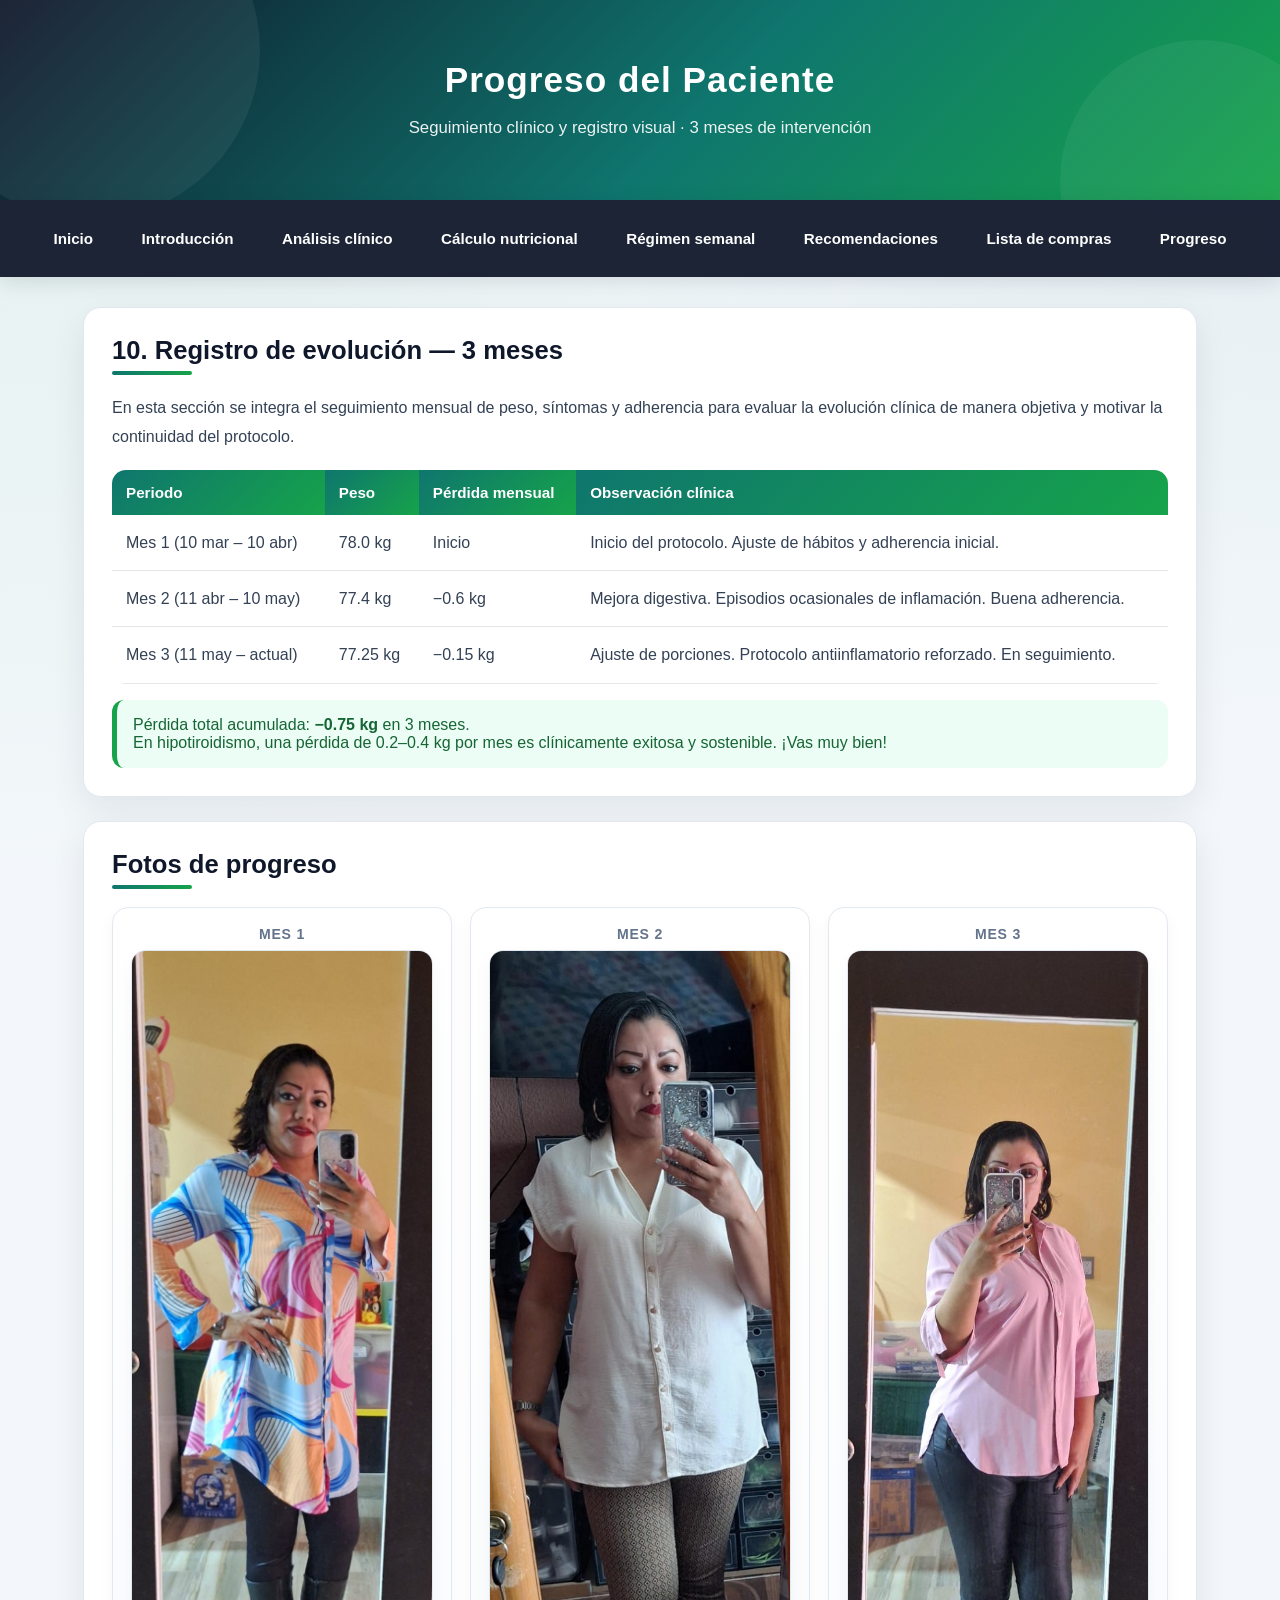
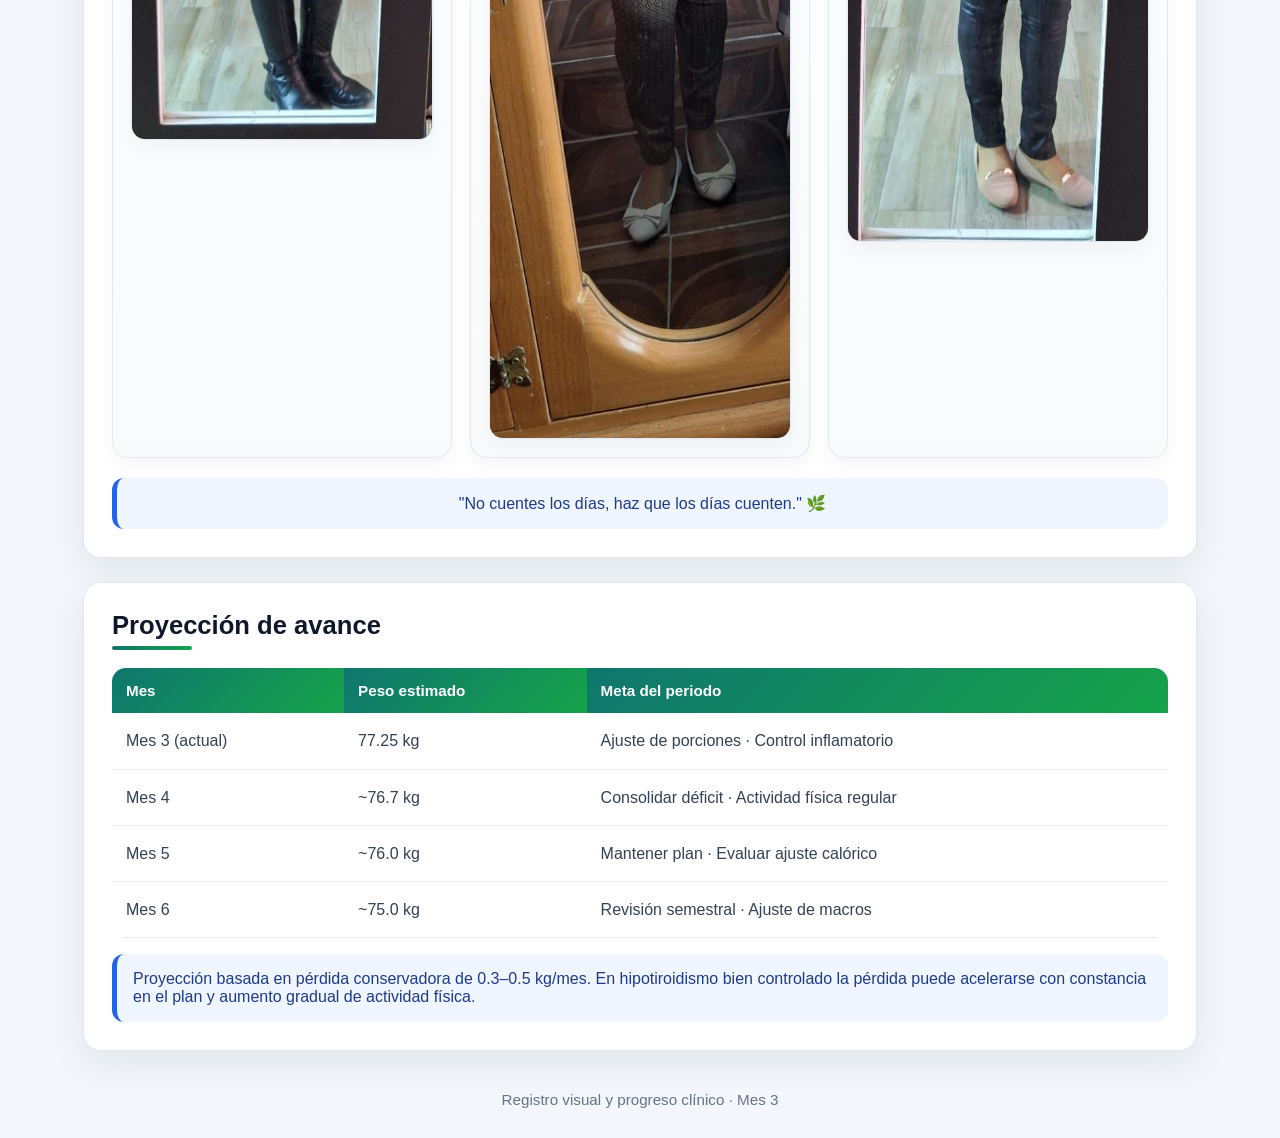
<file: progreso.html>
<!DOCTYPE html>
<html lang="es">
<head>
    <meta charset="UTF-8">
    <meta name="viewport" content="width=device-width, initial-scale=1.0">
    <title>Progreso y Registro Visual — Mes 3</title>
    <link rel="stylesheet" href="estilos.css">
</head>
<body>

<header>
    <h1>Progreso del Paciente</h1>
    <p>Seguimiento clínico y registro visual · 3 meses de intervención</p>
</header>

<nav>
    <a href="index.html">Inicio</a>
    <a href="introduccion.html">Introducción</a>
    <a href="analisis.html">Análisis clínico</a>
    <a href="calculo.html">Cálculo nutricional</a>
    <a href="menu.html">Régimen semanal</a>
    <a href="recomendaciones.html">Recomendaciones</a>
    <a href="compras.html">Lista de compras</a>
    <a href="progreso.html">Progreso</a>
</nav>

<main>

    <div class="section-box">
        <h2>10. Registro de evolución — 3 meses</h2>
        <p>
            En esta sección se integra el seguimiento mensual de peso, síntomas y adherencia para evaluar
            la evolución clínica de manera objetiva y motivar la continuidad del protocolo.
        </p>

        <table>
            <tr>
                <th>Periodo</th>
                <th>Peso</th>
                <th>Pérdida mensual</th>
                <th>Observación clínica</th>
            </tr>
            <tr>
                <td>Mes 1 (10 mar – 10 abr)</td>
                <td>78.0 kg</td>
                <td>Inicio</td>
                <td>Inicio del protocolo. Ajuste de hábitos y adherencia inicial.</td>
            </tr>
            <tr>
                <td>Mes 2 (11 abr – 10 may)</td>
                <td>77.4 kg</td>
                <td>−0.6 kg</td>
                <td>Mejora digestiva. Episodios ocasionales de inflamación. Buena adherencia.</td>
            </tr>
            <tr>
                <td>Mes 3 (11 may – actual)</td>
                <td>77.25 kg</td>
                <td>−0.15 kg</td>
                <td>Ajuste de porciones. Protocolo antiinflamatorio reforzado. En seguimiento.</td>
            </tr>
        </table>

        <div class="success">
            Pérdida total acumulada: <strong>−0.75 kg</strong> en 3 meses.<br>
            En hipotiroidismo, una pérdida de 0.2–0.4 kg por mes es clínicamente exitosa y sostenible. ¡Vas muy bien!
        </div>
    </div>

    <div class="section-box">
        <h2>Fotos de progreso</h2>

        <div class="grid" style="justify-content: center;">
            <div class="card" style="text-align: center;">
                <strong>MES 1</strong>
                <div class="image-box">
                    <img src="AVANCE1A.jpeg" alt="Mes 1">
                </div>
            </div>

            <div class="card" style="text-align: center;">
                <strong>MES 2</strong>
                <div class="image-box">
                    <img src="AVANCE1B.jpeg" alt="Mes 2">
                </div>
            </div>

            <div class="card" style="text-align: center;">
                <strong>MES 3</strong>
                <div class="image-box">
                    <img src="AVANCE1C.jpeg" alt="Mes 3">
                </div>
            </div>
        </div>

        <div class="note" style="text-align: center; margin-top: 20px;">
            "No cuentes los días, haz que los días cuenten." 🌿
        </div>
    </div>

    <div class="section-box">
        <h2>Proyección de avance</h2>
        <table>
            <tr>
                <th>Mes</th>
                <th>Peso estimado</th>
                <th>Meta del periodo</th>
            </tr>
            <tr>
                <td>Mes 3 (actual)</td>
                <td>77.25 kg</td>
                <td>Ajuste de porciones · Control inflamatorio</td>
            </tr>
            <tr>
                <td>Mes 4</td>
                <td>~76.7 kg</td>
                <td>Consolidar déficit · Actividad física regular</td>
            </tr>
            <tr>
                <td>Mes 5</td>
                <td>~76.0 kg</td>
                <td>Mantener plan · Evaluar ajuste calórico</td>
            </tr>
            <tr>
                <td>Mes 6</td>
                <td>~75.0 kg</td>
                <td>Revisión semestral · Ajuste de macros</td>
            </tr>
        </table>
        <div class="note">
            Proyección basada en pérdida conservadora de 0.3–0.5 kg/mes. En hipotiroidismo bien controlado
            la pérdida puede acelerarse con constancia en el plan y aumento gradual de actividad física.
            </div>
    </div>

</main>

<div class="footer">
    Registro visual y progreso clínico · Mes 3
</div>

</body>
</html>
</file>
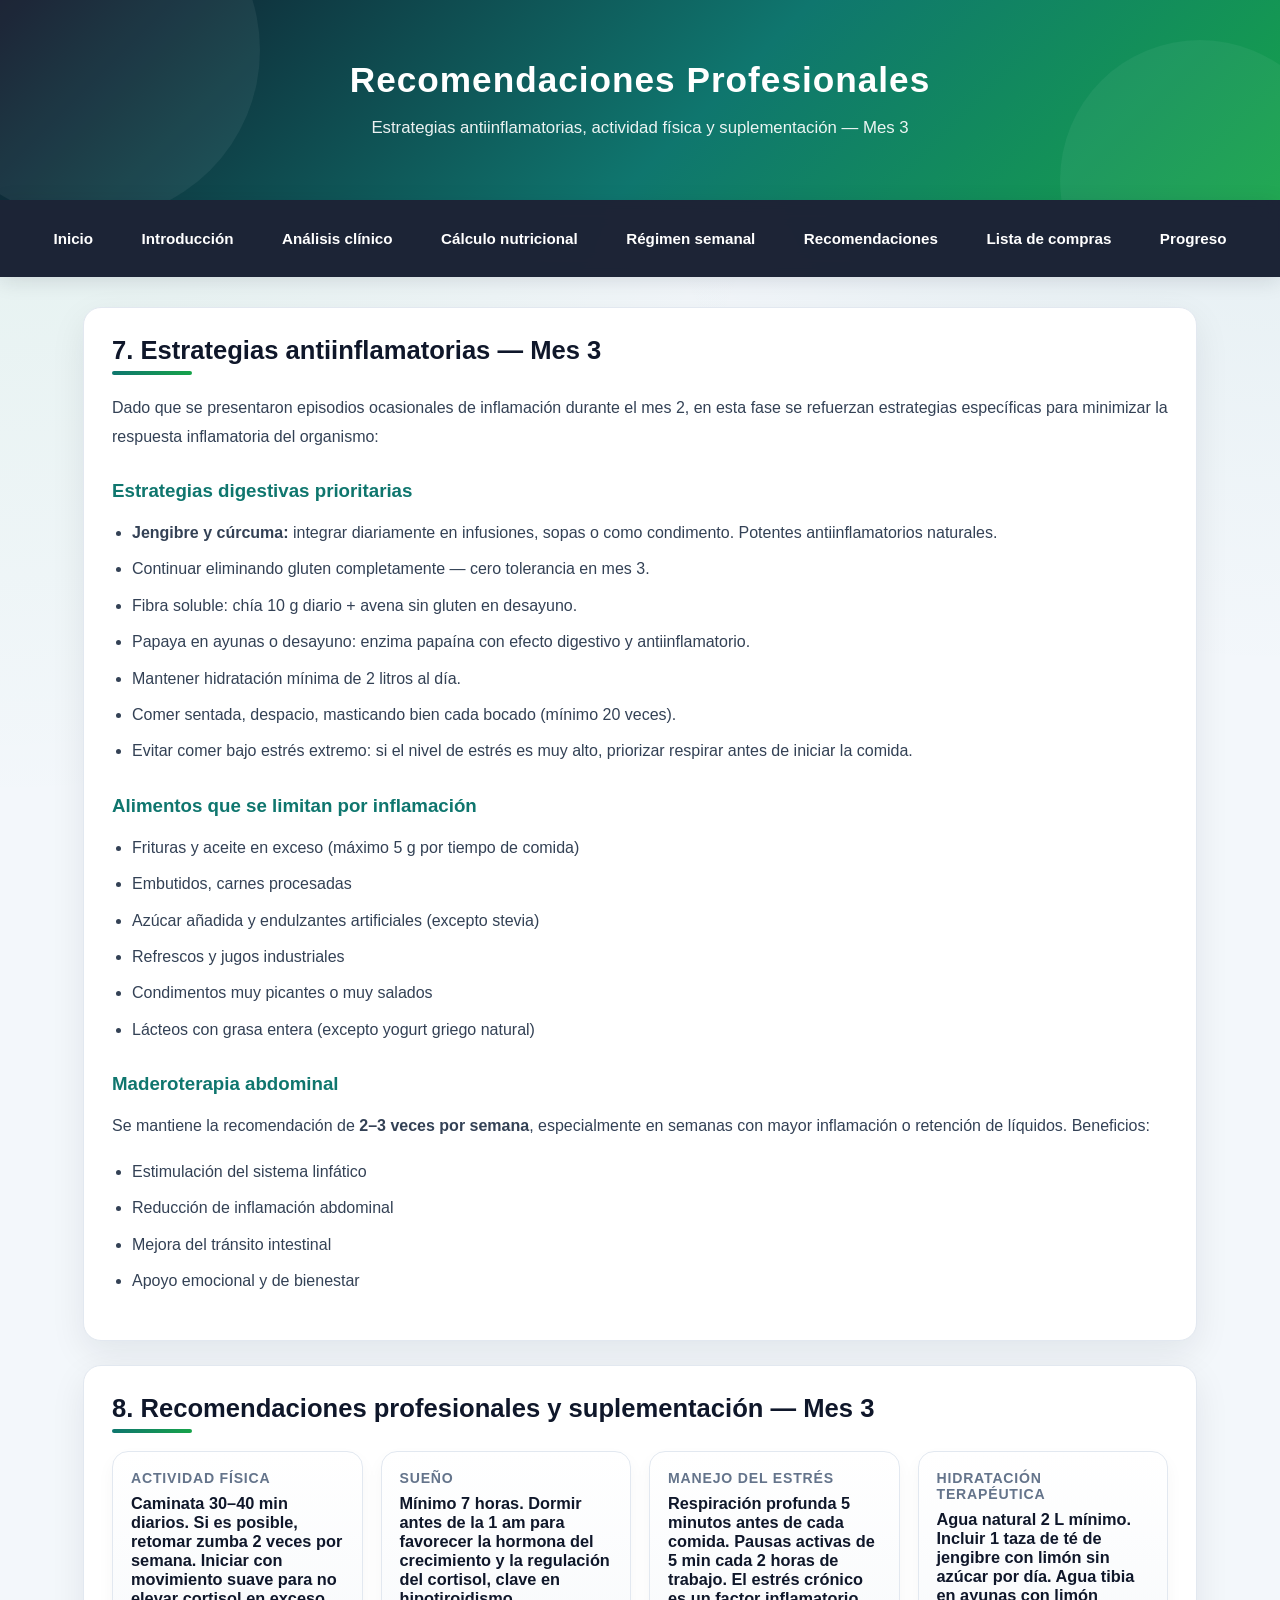
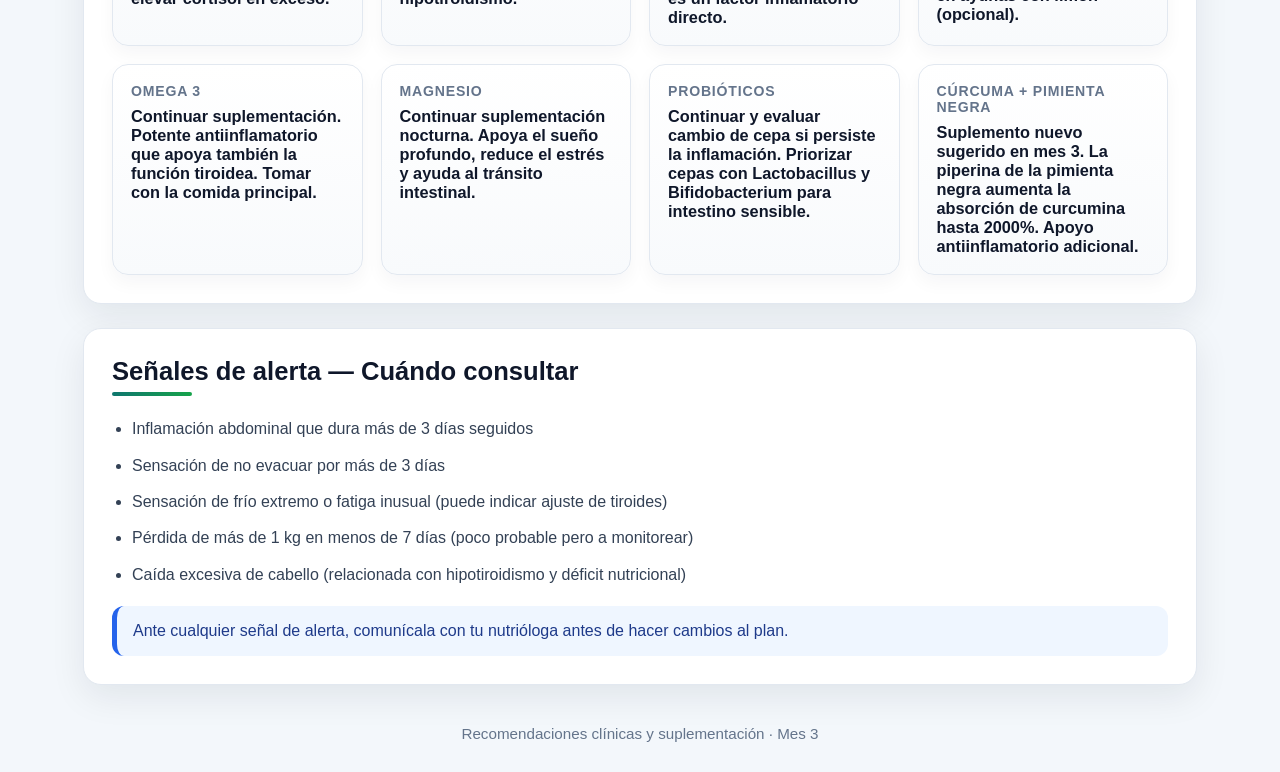
<file: recomendaciones.html>
<!DOCTYPE html>
<html lang="es">
<head>
    <meta charset="UTF-8">
    <meta name="viewport" content="width=device-width, initial-scale=1.0">
    <title>Recomendaciones y Suplementación Mes 3</title>
    <link rel="stylesheet" href="estilos.css">
</head>
<body>

<header>
    <h1>Recomendaciones Profesionales</h1>
    <p>Estrategias antiinflamatorias, actividad física y suplementación — Mes 3</p>
</header>

<nav>
    <a href="index.html">Inicio</a>
    <a href="introduccion.html">Introducción</a>
    <a href="analisis.html">Análisis clínico</a>
    <a href="calculo.html">Cálculo nutricional</a>
    <a href="menu.html">Régimen semanal</a>
    <a href="recomendaciones.html">Recomendaciones</a>
    <a href="compras.html">Lista de compras</a>
    <a href="progreso.html">Progreso</a>
</nav>

<main>
    <div class="section-box">
        <h2>7. Estrategias antiinflamatorias — Mes 3</h2>

        <p>
            Dado que se presentaron episodios ocasionales de inflamación durante el mes 2, en esta fase se refuerzan
            estrategias específicas para minimizar la respuesta inflamatoria del organismo:
        </p>

        <h3>Estrategias digestivas prioritarias</h3>
        <ul>
            <li><strong>Jengibre y cúrcuma:</strong> integrar diariamente en infusiones, sopas o como condimento. Potentes antiinflamatorios naturales.</li>
            <li>Continuar eliminando gluten completamente — cero tolerancia en mes 3.</li>
            <li>Fibra soluble: chía 10 g diario + avena sin gluten en desayuno.</li>
            <li>Papaya en ayunas o desayuno: enzima papaína con efecto digestivo y antiinflamatorio.</li>
            <li>Mantener hidratación mínima de 2 litros al día.</li>
            <li>Comer sentada, despacio, masticando bien cada bocado (mínimo 20 veces).</li>
            <li>Evitar comer bajo estrés extremo: si el nivel de estrés es muy alto, priorizar respirar antes de iniciar la comida.</li>
        </ul>

        <h3>Alimentos que se limitan por inflamación</h3>
        <ul>
            <li>Frituras y aceite en exceso (máximo 5 g por tiempo de comida)</li>
            <li>Embutidos, carnes procesadas</li>
            <li>Azúcar añadida y endulzantes artificiales (excepto stevia)</li>
            <li>Refrescos y jugos industriales</li>
            <li>Condimentos muy picantes o muy salados</li>
            <li>Lácteos con grasa entera (excepto yogurt griego natural)</li>
        </ul>

        <h3>Maderoterapia abdominal</h3>
        <p>Se mantiene la recomendación de <strong>2–3 veces por semana</strong>, especialmente en semanas con mayor inflamación o retención de líquidos. Beneficios:</p>
        <ul>
            <li>Estimulación del sistema linfático</li>
            <li>Reducción de inflamación abdominal</li>
            <li>Mejora del tránsito intestinal</li>
            <li>Apoyo emocional y de bienestar</li>
        </ul>
    </div>

    <div class="section-box">
        <h2>8. Recomendaciones profesionales y suplementación — Mes 3</h2>

        <div class="grid">
            <div class="card">
                <strong>Actividad física</strong>
                <span>Caminata 30–40 min diarios. Si es posible, retomar zumba 2 veces por semana. Iniciar con movimiento suave para no elevar cortisol en exceso.</span>
            </div>

            <div class="card">
                <strong>Sueño</strong>
                <span>Mínimo 7 horas. Dormir antes de la 1 am para favorecer la hormona del crecimiento y la regulación del cortisol, clave en hipotiroidismo.</span>
            </div>

            <div class="card">
                <strong>Manejo del estrés</strong>
                <span>Respiración profunda 5 minutos antes de cada comida. Pausas activas de 5 min cada 2 horas de trabajo. El estrés crónico es un factor inflamatorio directo.</span>
            </div>

            <div class="card">
                <strong>Hidratación terapéutica</strong>
                <span>Agua natural 2 L mínimo. Incluir 1 taza de té de jengibre con limón sin azúcar por día. Agua tibia en ayunas con limón (opcional).</span>
            </div>

            <div class="card">
                <strong>Omega 3</strong>
                <span>Continuar suplementación. Potente antiinflamatorio que apoya también la función tiroidea. Tomar con la comida principal.</span>
            </div>

            <div class="card">
                <strong>Magnesio</strong>
                <span>Continuar suplementación nocturna. Apoya el sueño profundo, reduce el estrés y ayuda al tránsito intestinal.</span>
            </div>

            <div class="card">
                <strong>Probióticos</strong>
                <span>Continuar y evaluar cambio de cepa si persiste la inflamación. Priorizar cepas con Lactobacillus y Bifidobacterium para intestino sensible.</span>
            </div>

            <div class="card">
                <strong>Cúrcuma + pimienta negra</strong>
                <span>Suplemento nuevo sugerido en mes 3. La piperina de la pimienta negra aumenta la absorción de curcumina hasta 2000%. Apoyo antiinflamatorio adicional.</span>
            </div>
        </div>
    </div>

    <div class="section-box">
        <h2>Señales de alerta — Cuándo consultar</h2>
        <ul>
            <li>Inflamación abdominal que dura más de 3 días seguidos</li>
            <li>Sensación de no evacuar por más de 3 días</li>
            <li>Sensación de frío extremo o fatiga inusual (puede indicar ajuste de tiroides)</li>
            <li>Pérdida de más de 1 kg en menos de 7 días (poco probable pero a monitorear)</li>
            <li>Caída excesiva de cabello (relacionada con hipotiroidismo y déficit nutricional)</li>
        </ul>
        <div class="note">
            Ante cualquier señal de alerta, comunícala con tu nutrióloga antes de hacer cambios al plan.
        </div>
    </div>
</main>

<div class="footer">
    Recomendaciones clínicas y suplementación · Mes 3
</div>

</body>
</html>
</file>
<file: estilos.css>
*{
    box-sizing: border-box;
}

:root{
    --bg: #f3f7fb;
    --white: #ffffff;
    --text: #1e293b;
    --muted: #64748b;
    --primary: #0f766e;
    --primary-2: #16a34a;
    --primary-3: #d1fae5;
    --dark: #0f172a;
    --border: #e2e8f0;
    --shadow: 0 12px 35px rgba(15, 23, 42, 0.08);
    --radius: 18px;
}

body{
    margin: 0;
    font-family: "Segoe UI", Tahoma, Geneva, Verdana, sans-serif;
    background:
        radial-gradient(circle at top left, rgba(22,163,74,0.08), transparent 30%),
        radial-gradient(circle at top right, rgba(15,118,110,0.08), transparent 25%),
        var(--bg);
    color: var(--text);
}

header{
    background: linear-gradient(135deg, #0f172a 0%, #0f766e 55%, #16a34a 100%);
    color: white;
    padding: 60px 20px 40px;
    text-align: center;
    position: relative;
    overflow: hidden;
}

header::before{
    content: "";
    position: absolute;
    width: 340px;
    height: 340px;
    background: rgba(255,255,255,0.06);
    border-radius: 50%;
    top: -120px;
    left: -80px;
}

header::after{
    content: "";
    position: absolute;
    width: 280px;
    height: 280px;
    background: rgba(255,255,255,0.05);
    border-radius: 50%;
    bottom: -120px;
    right: -60px;
}

header h1{
    position: relative;
    margin: 0;
    font-size: 2.2rem;
    letter-spacing: 1px;
    z-index: 1;
}

header p{
    position: relative;
    margin-top: 12px;
    font-size: 1.05rem;
    color: rgba(255,255,255,0.92);
    z-index: 1;
}

nav{
    position: sticky;
    top: 0;
    z-index: 1000;
    background: rgba(15, 23, 42, 0.94);
    backdrop-filter: blur(10px);
    padding: 14px 10px;
    text-align: center;
    box-shadow: 0 4px 20px rgba(15,23,42,0.12);
}

nav a{
    color: white;
    text-decoration: none;
    margin: 6px 8px;
    padding: 10px 14px;
    display: inline-block;
    border-radius: 999px;
    font-weight: 600;
    transition: all 0.25s ease;
    font-size: 0.95rem;
}

nav a:hover{
    background: rgba(255,255,255,0.12);
    transform: translateY(-1px);
}

main{
    max-width: 1150px;
    margin: 30px auto;
    padding: 0 18px;
}

.section-box{
    background: var(--white);
    border: 1px solid var(--border);
    border-radius: var(--radius);
    box-shadow: var(--shadow);
    padding: 28px;
    margin-bottom: 24px;
}

.hero{
    background: linear-gradient(135deg, rgba(15,118,110,0.08), rgba(22,163,74,0.08));
    border: 1px solid #c7f9e5;
    border-radius: 22px;
    padding: 30px;
    box-shadow: var(--shadow);
}

.hero h2{
    margin-top: 0;
    font-size: 1.8rem;
    color: var(--dark);
}

.hero p{
    color: var(--muted);
    font-size: 1.05rem;
    line-height: 1.8;
}

.badge{
    display: inline-block;
    background: #dcfce7;
    color: #166534;
    padding: 8px 14px;
    border-radius: 999px;
    font-size: 0.9rem;
    font-weight: 700;
    margin-bottom: 14px;
}

h2{
    font-size: 1.6rem;
    color: #0f172a;
    margin-top: 0;
    margin-bottom: 18px;
    position: relative;
    padding-bottom: 10px;
}

h2::after{
    content: "";
    position: absolute;
    left: 0;
    bottom: 0;
    width: 80px;
    height: 4px;
    border-radius: 999px;
    background: linear-gradient(90deg, var(--primary), var(--primary-2));
}

h3{
    color: #0f766e;
    margin-top: 28px;
    margin-bottom: 12px;
}

p{
    line-height: 1.85;
    color: #334155;
}

ul{
    padding-left: 20px;
    color: #334155;
    line-height: 1.9;
}

li{
    margin-bottom: 6px;
}

.grid{
    display: grid;
    grid-template-columns: repeat(auto-fit, minmax(240px, 1fr));
    gap: 18px;
}

.card{
    background: linear-gradient(180deg, #ffffff, #f8fafc);
    border: 1px solid var(--border);
    border-radius: 16px;
    padding: 18px;
    box-shadow: 0 8px 18px rgba(15,23,42,0.04);
}

.card strong{
    display: block;
    font-size: 0.88rem;
    text-transform: uppercase;
    letter-spacing: .8px;
    color: var(--muted);
    margin-bottom: 8px;
}

.card span{
    font-size: 1.02rem;
    font-weight: 700;
    color: var(--dark);
}

.highlight{
    color: var(--primary);
    font-weight: 700;
}

.kpi-row{
    display: grid;
    grid-template-columns: repeat(auto-fit, minmax(180px, 1fr));
    gap: 16px;
    margin-top: 18px;
}

.kpi{
    background: linear-gradient(135deg, #0f766e, #16a34a);
    color: white;
    padding: 20px;
    border-radius: 16px;
    box-shadow: var(--shadow);
}

.kpi small{
    display: block;
    opacity: .85;
    font-size: .85rem;
    margin-bottom: 8px;
    text-transform: uppercase;
    letter-spacing: 1px;
}

.kpi b{
    font-size: 1.4rem;
}

table{
    width: 100%;
    border-collapse: collapse;
    margin-top: 18px;
    overflow: hidden;
    border-radius: 14px;
    background: white;
}

th{
    background: linear-gradient(135deg, #0f766e, #16a34a);
    color: white;
    text-align: left;
    padding: 14px;
    font-size: 0.95rem;
}

td{
    padding: 14px;
    border-bottom: 1px solid #e5e7eb;
    vertical-align: top;
    line-height: 1.7;
    color: #334155;
}

tr:hover td{
    background: #f8fafc;
}

.note{
    background: #eff6ff;
    border-left: 5px solid #2563eb;
    padding: 16px;
    border-radius: 12px;
    color: #1e3a8a;
    margin-top: 16px;
}

.success{
    background: #ecfdf5;
    border-left: 5px solid #16a34a;
    padding: 16px;
    border-radius: 12px;
    color: #166534;
    margin-top: 16px;
}

.image-box{
    width: 100%;
    border-radius: 14px;
    overflow: hidden;
    border: 1px solid var(--border);
    background: #fff;
    box-shadow: 0 8px 18px rgba(15,23,42,0.04);
}

.image-box img{
    width: 100%;
    display: block;
    object-fit: cover;
}

.footer{
    text-align: center;
    color: var(--muted);
    padding: 10px 20px 30px;
    font-size: 0.95rem;
}

@media (max-width: 768px){
    header{
        padding: 46px 16px 30px;
    }

    header h1{
        font-size: 1.65rem;
    }

    nav a{
        margin: 4px;
        padding: 8px 10px;
        font-size: 0.9rem;
    }

    .section-box, .hero{
        padding: 20px;
    }

    th, td{
        padding: 10px;
        font-size: 0.92rem;
    }
}
</file>
